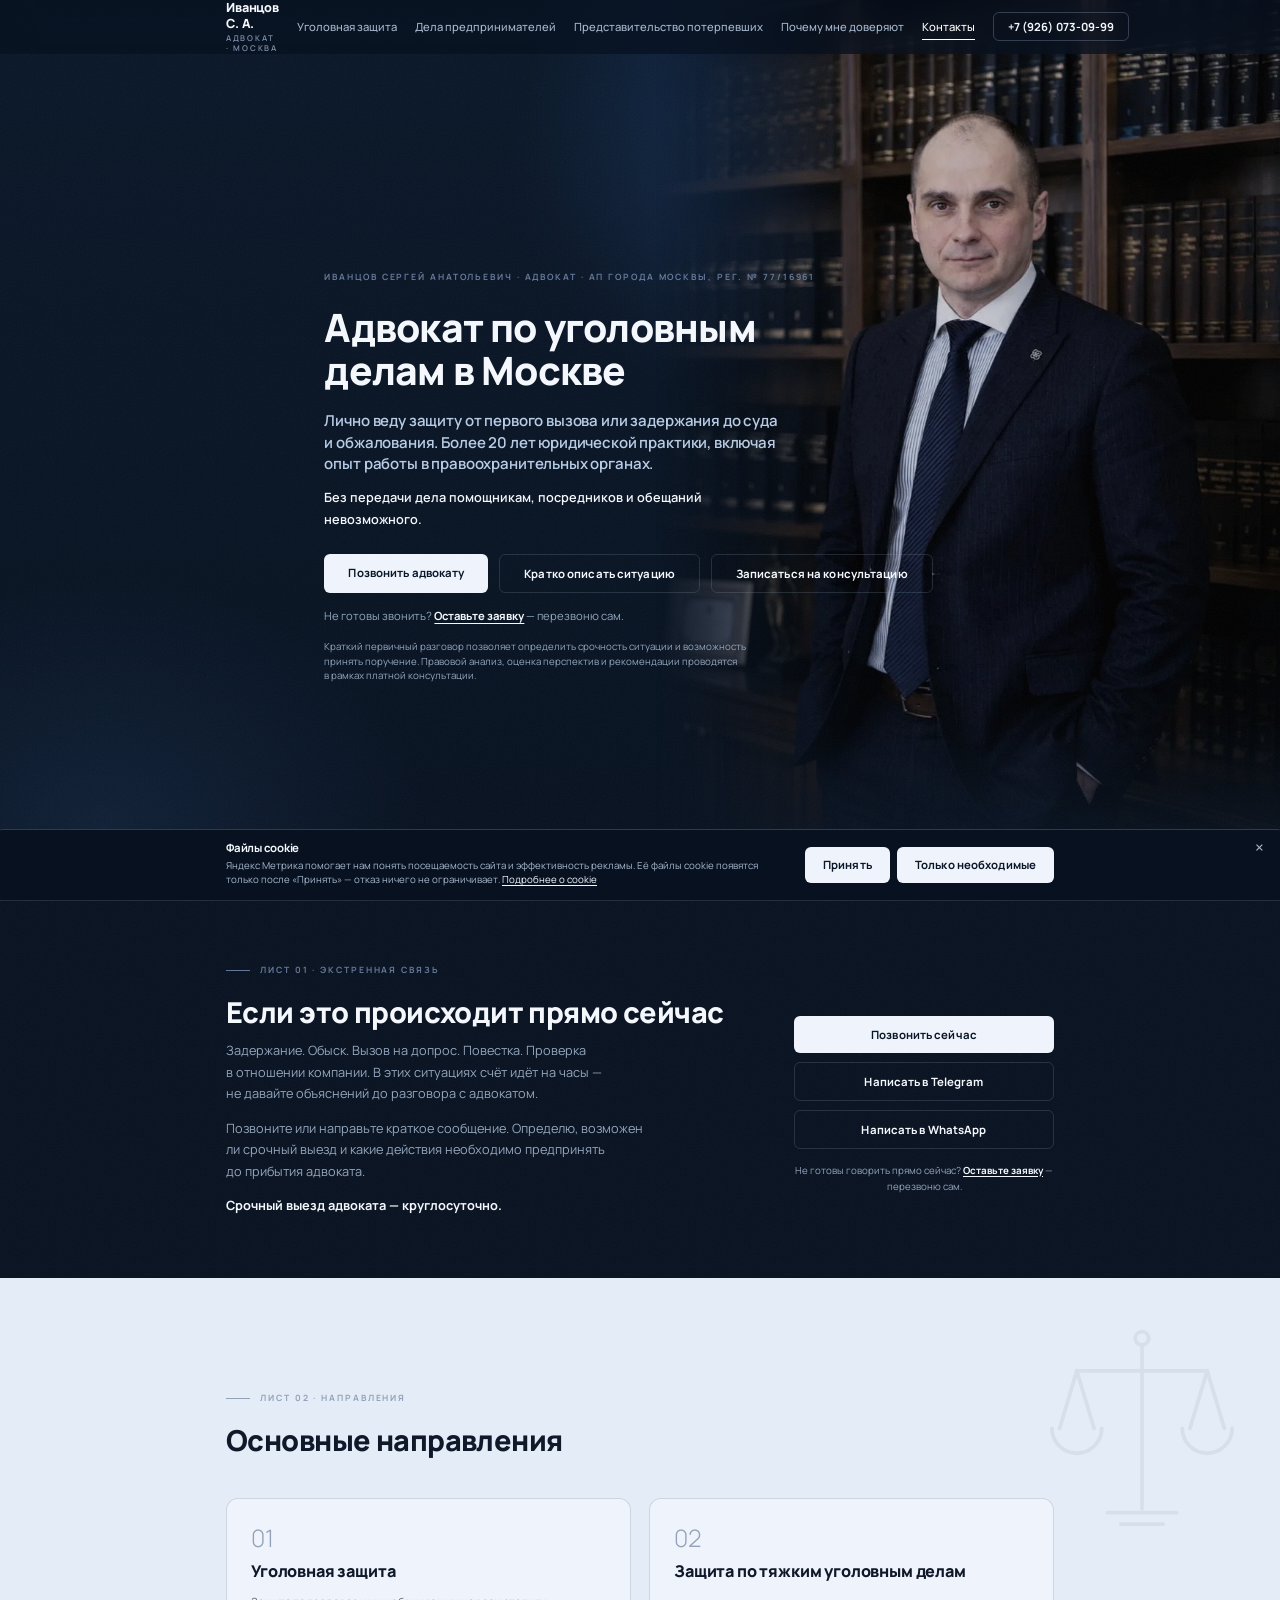
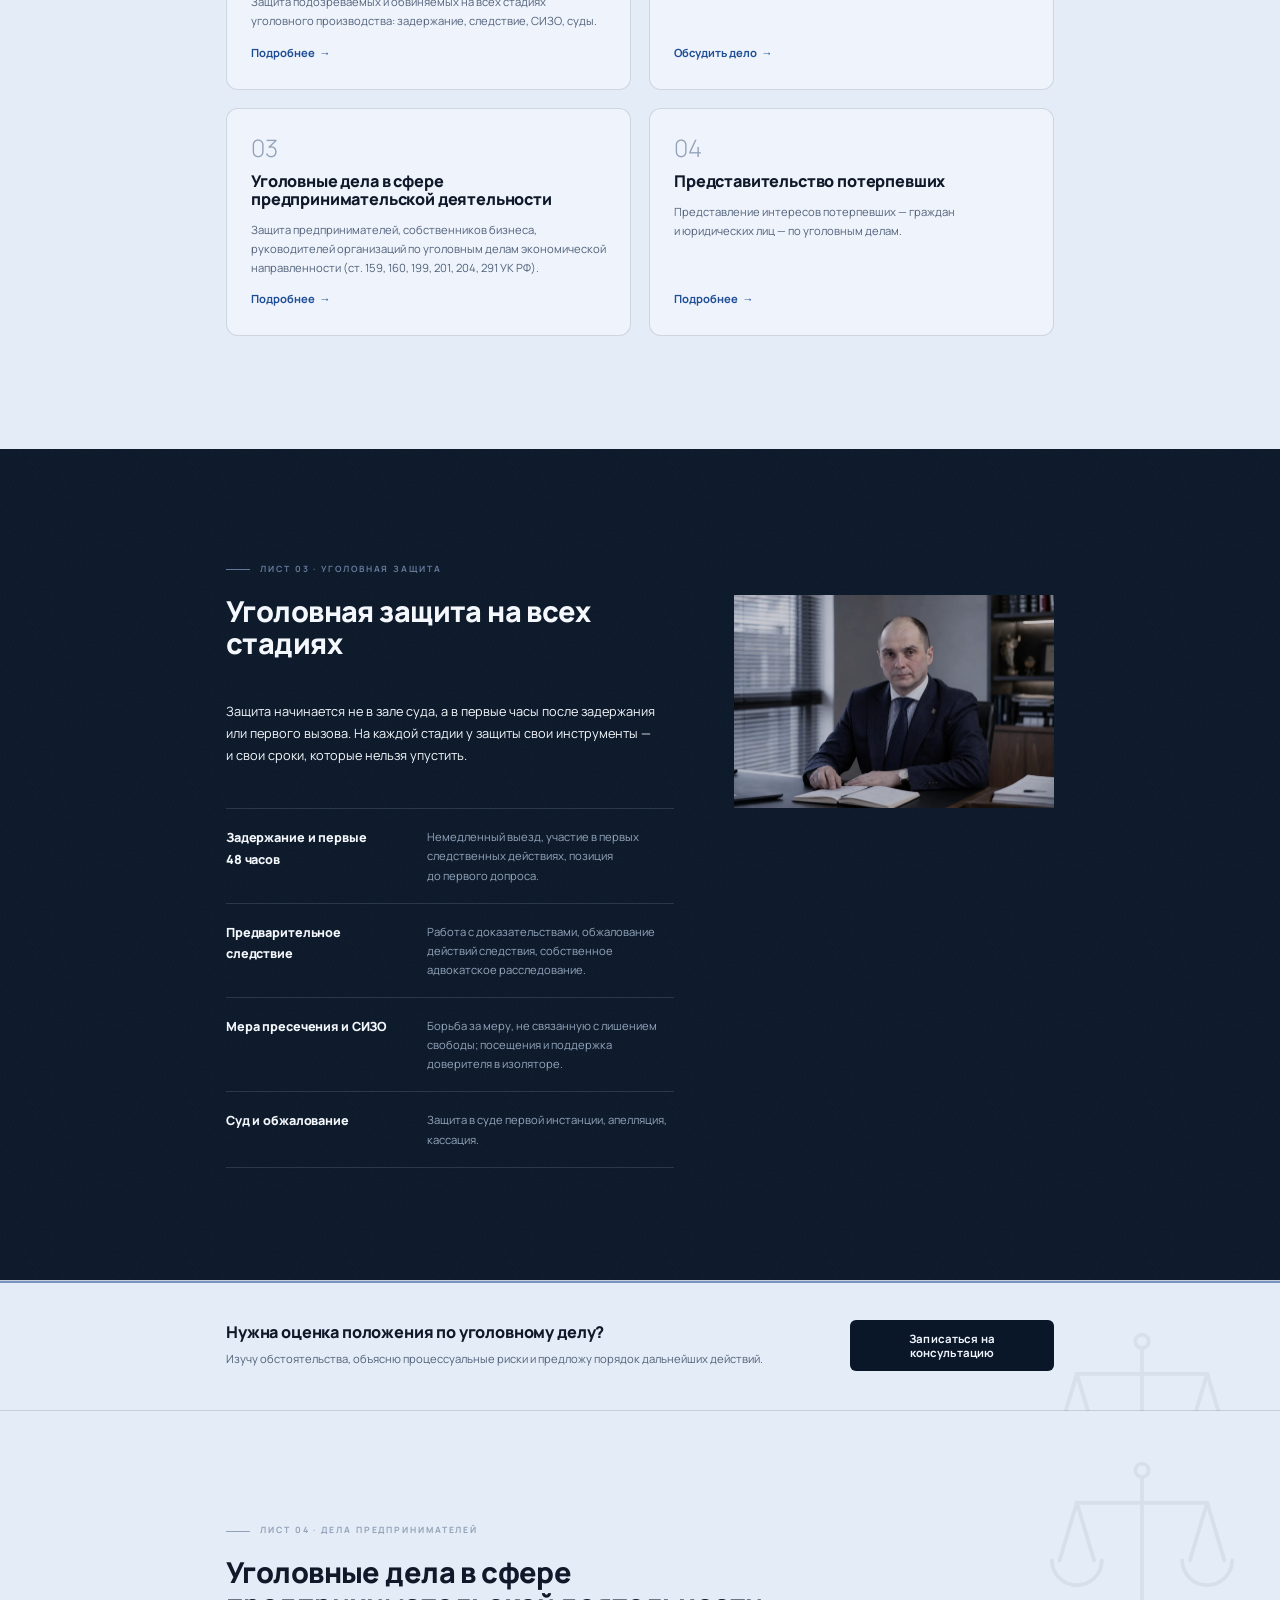
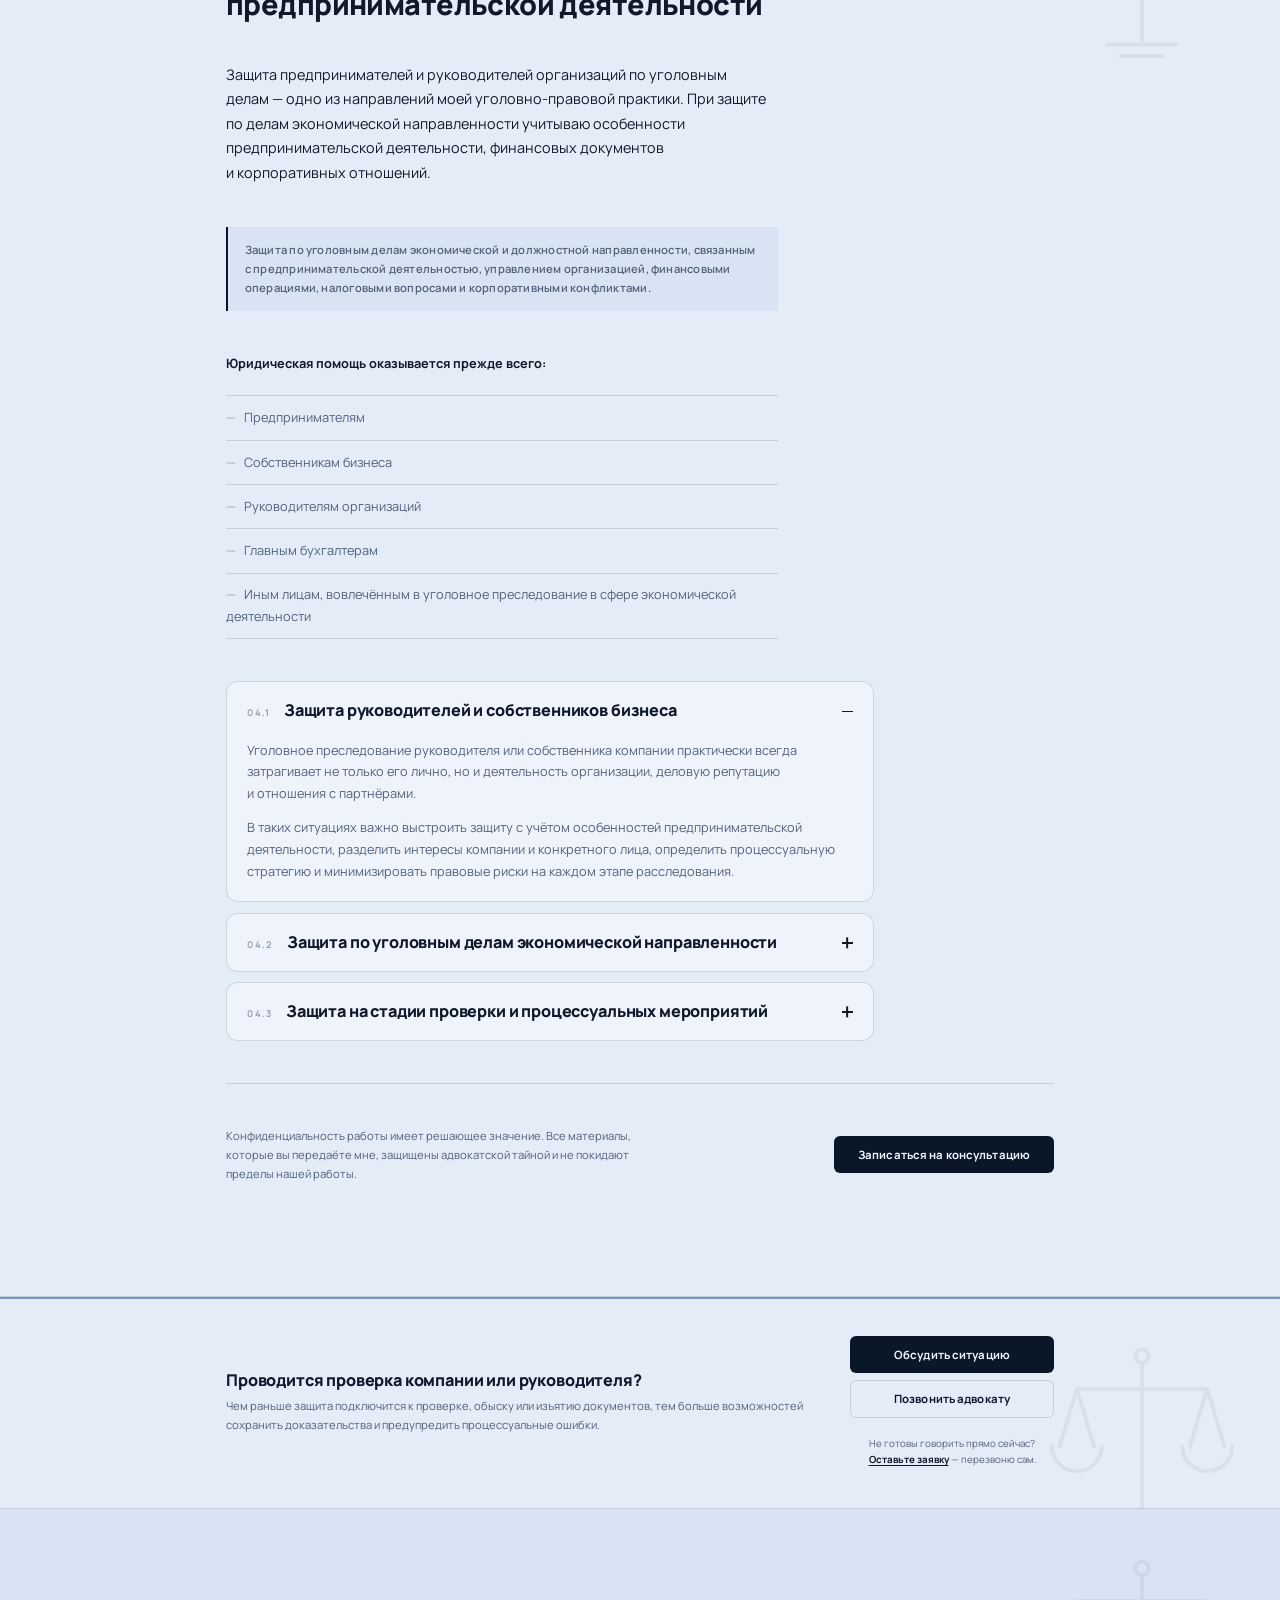
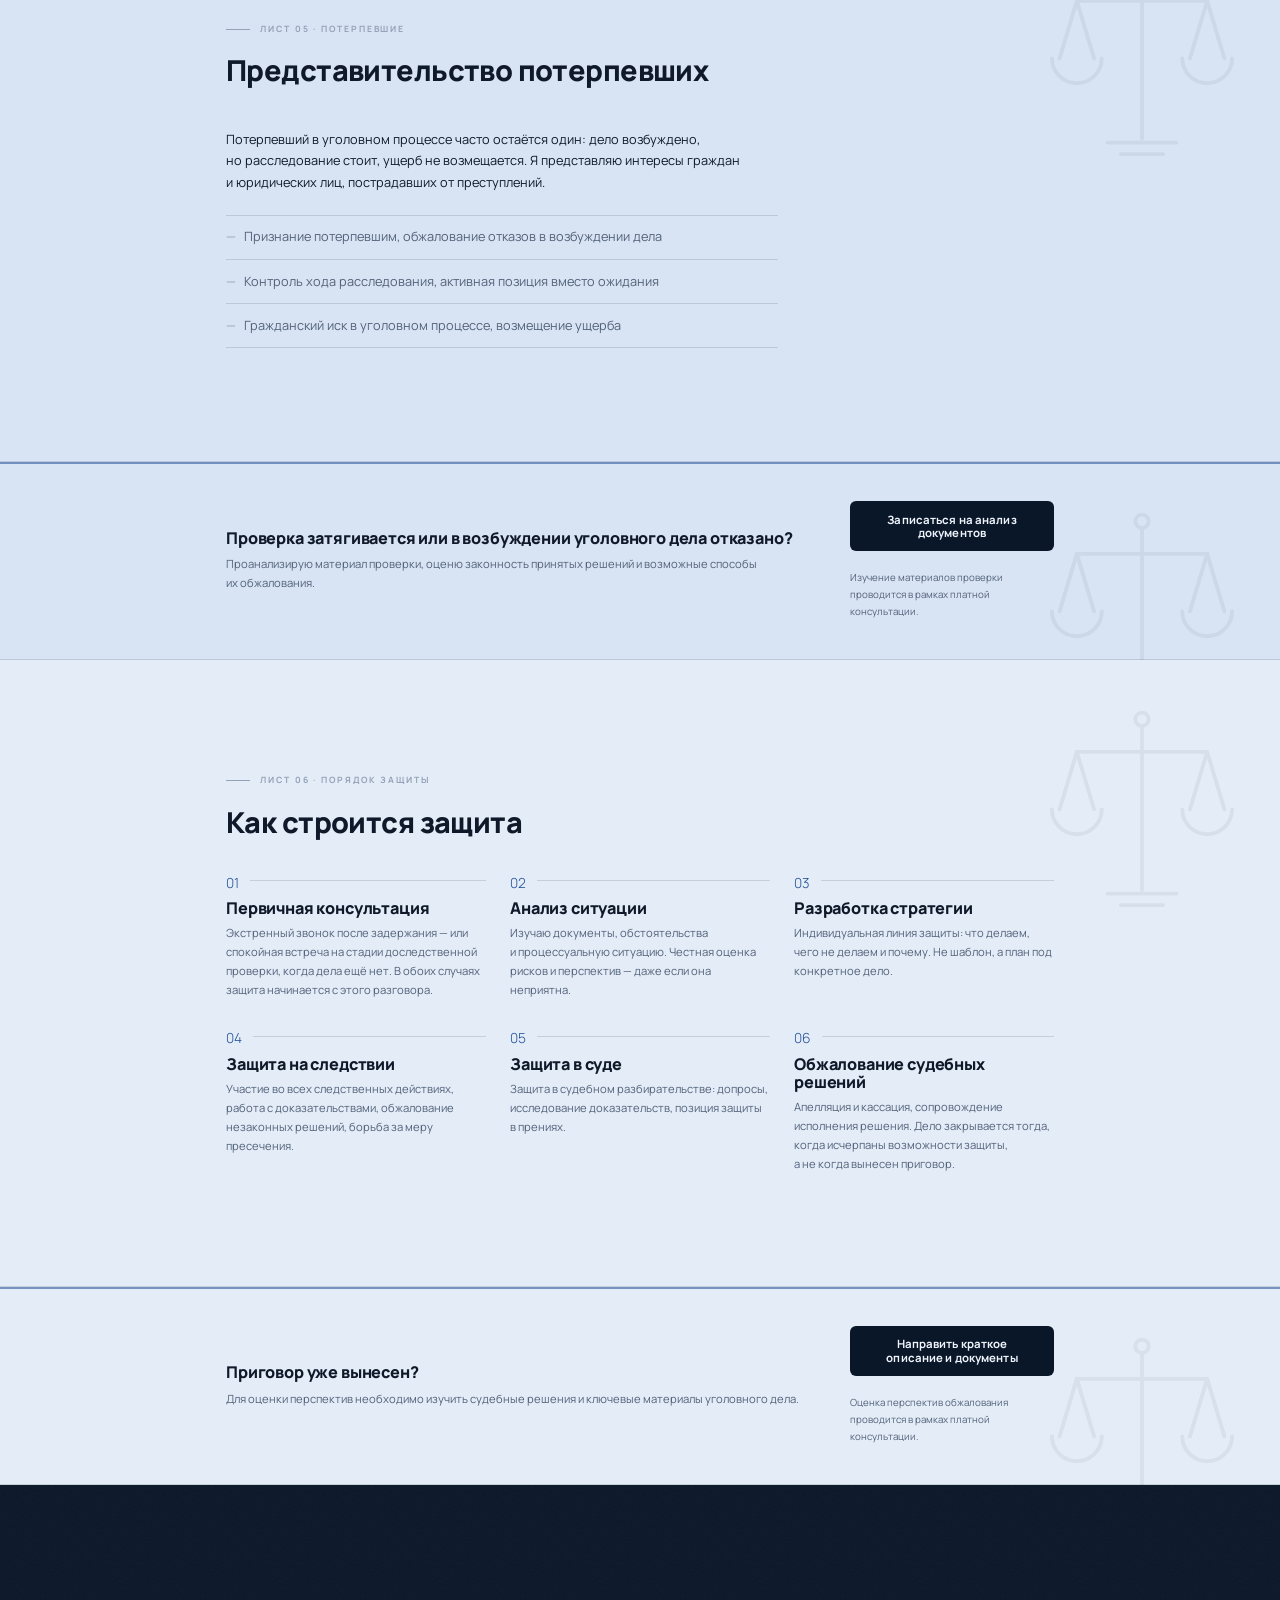
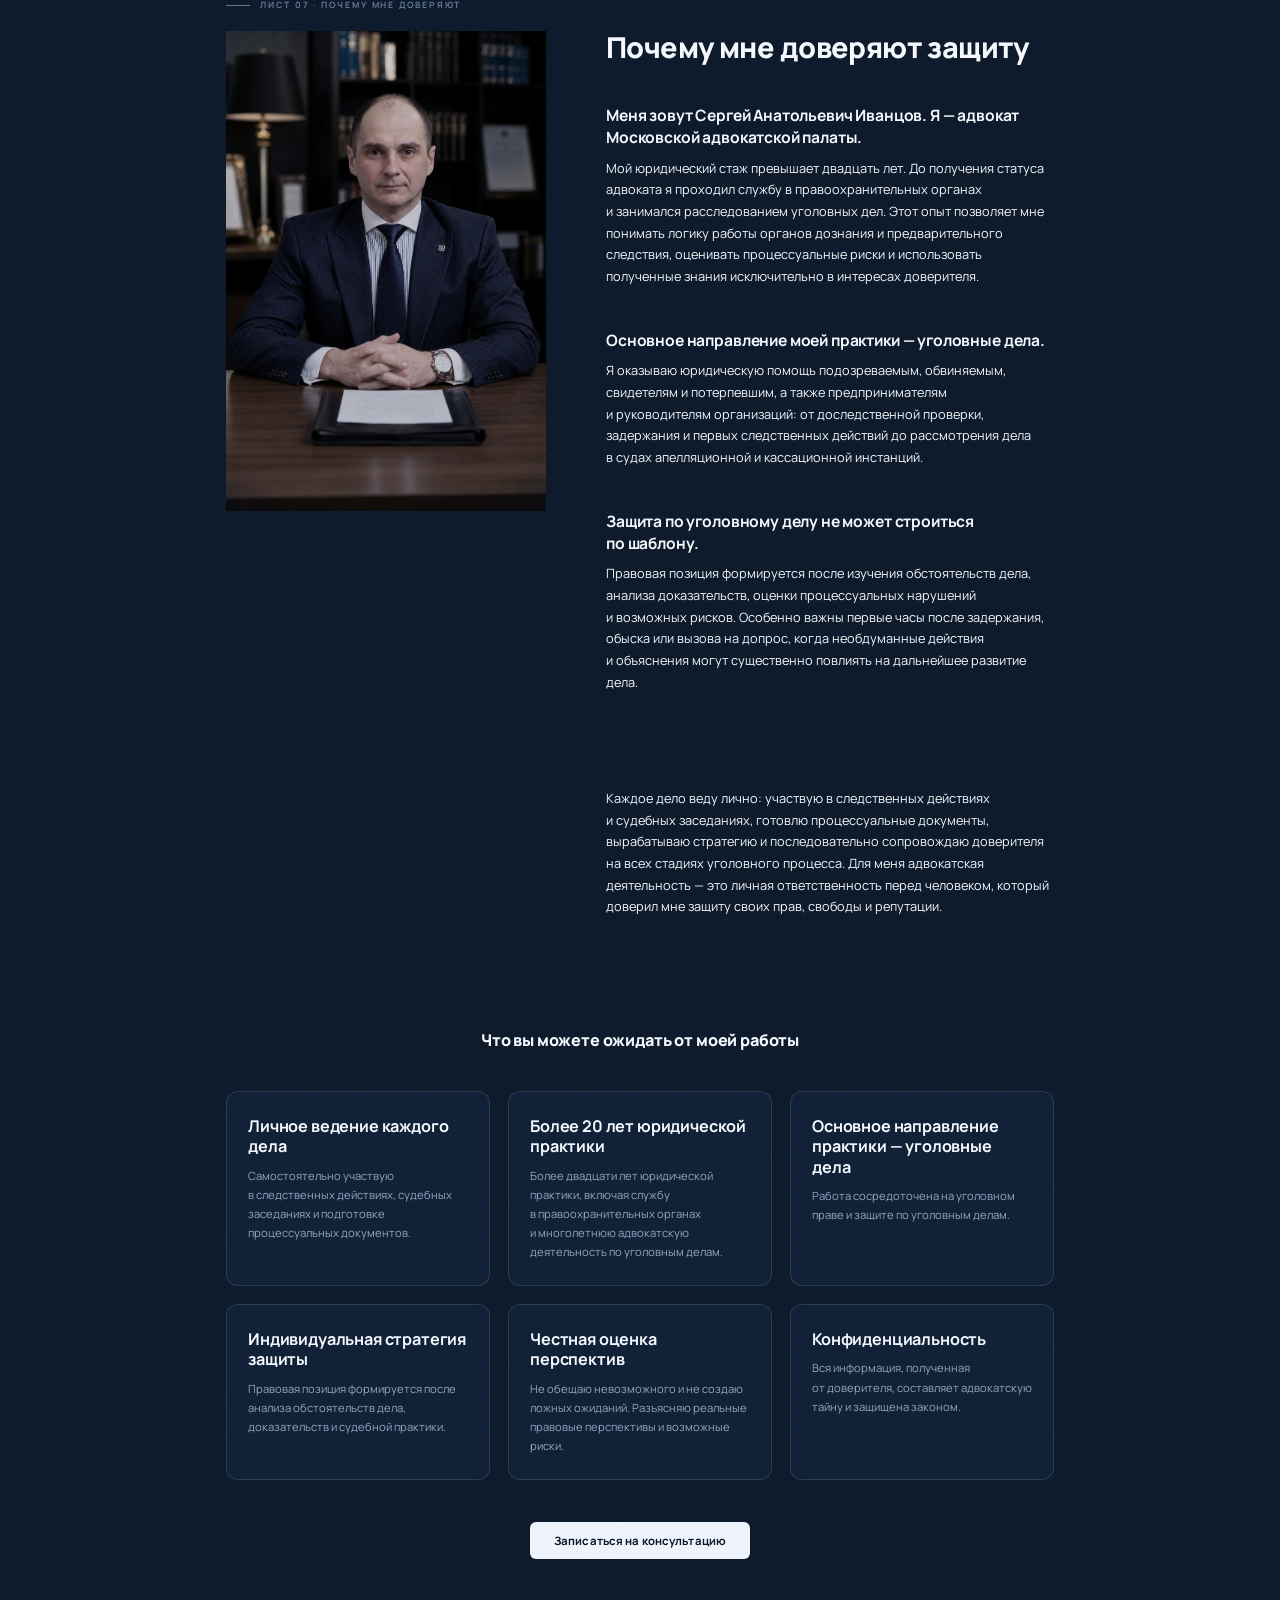
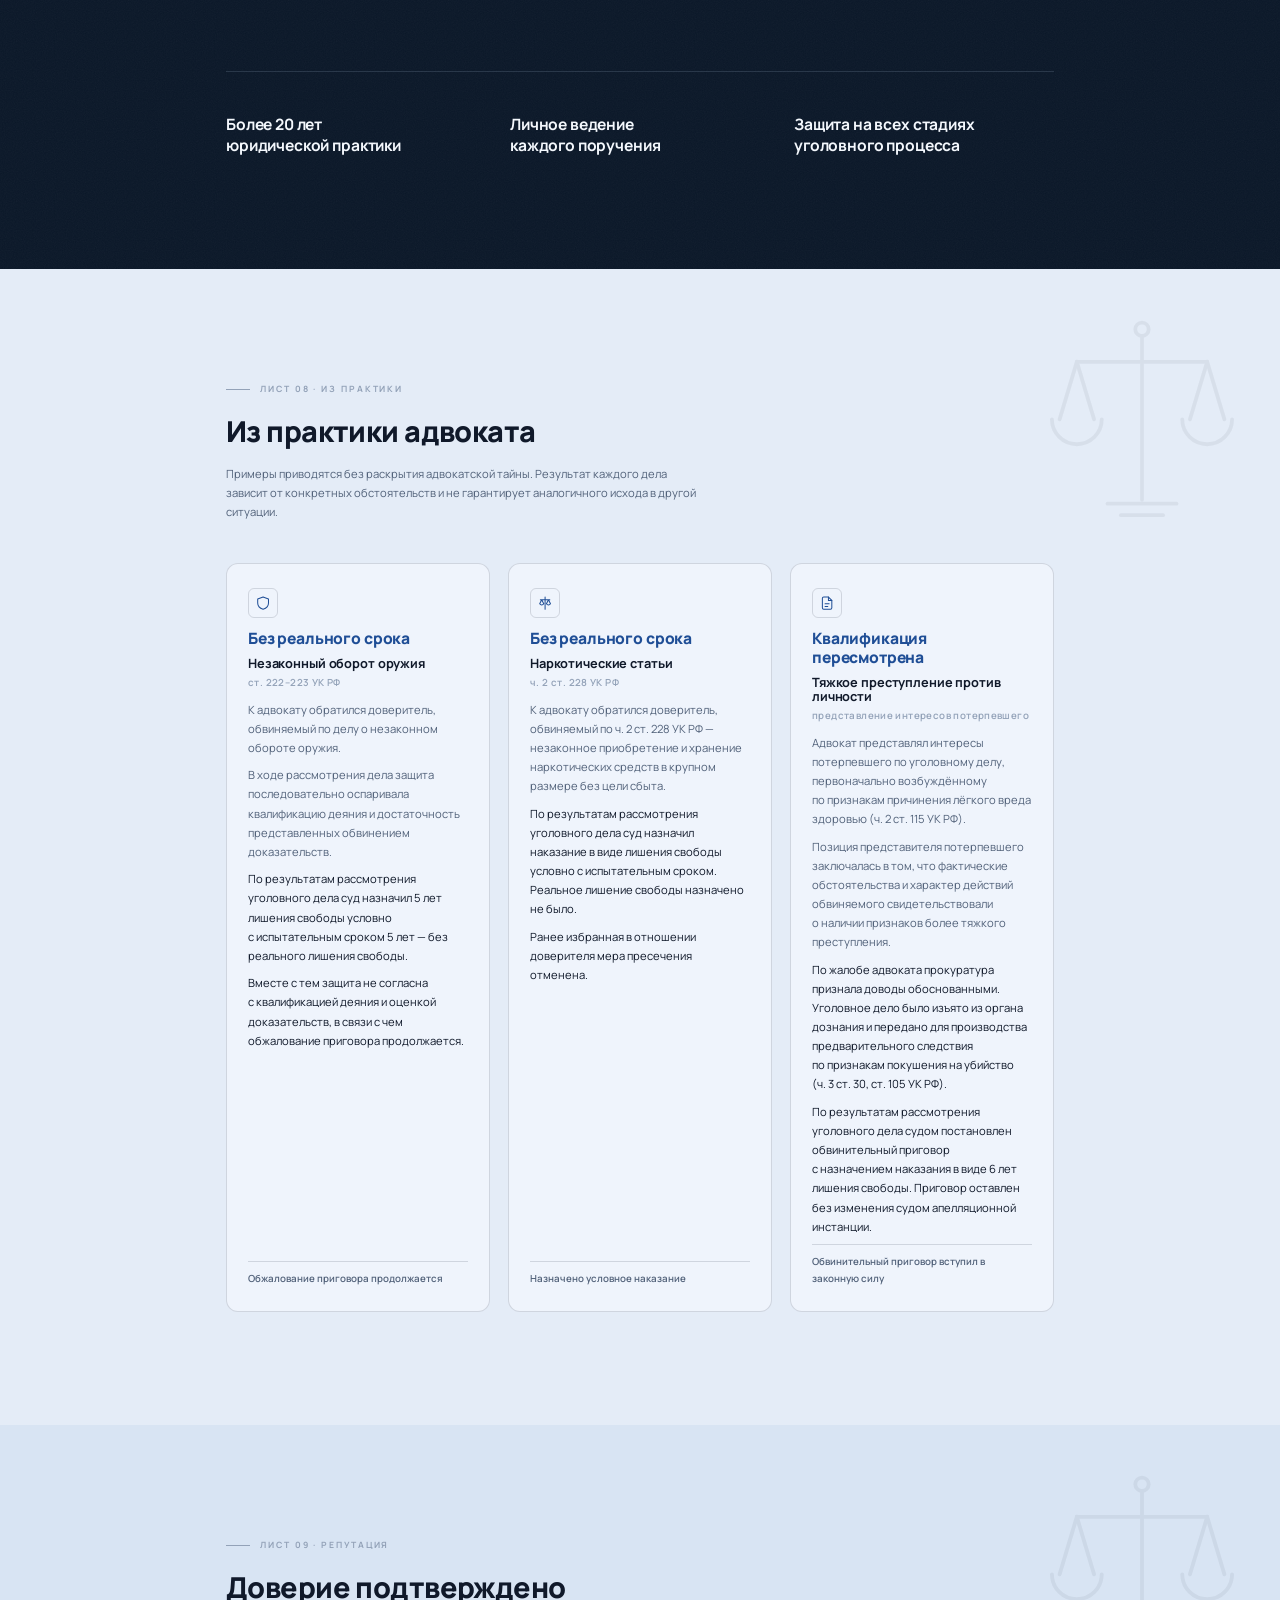
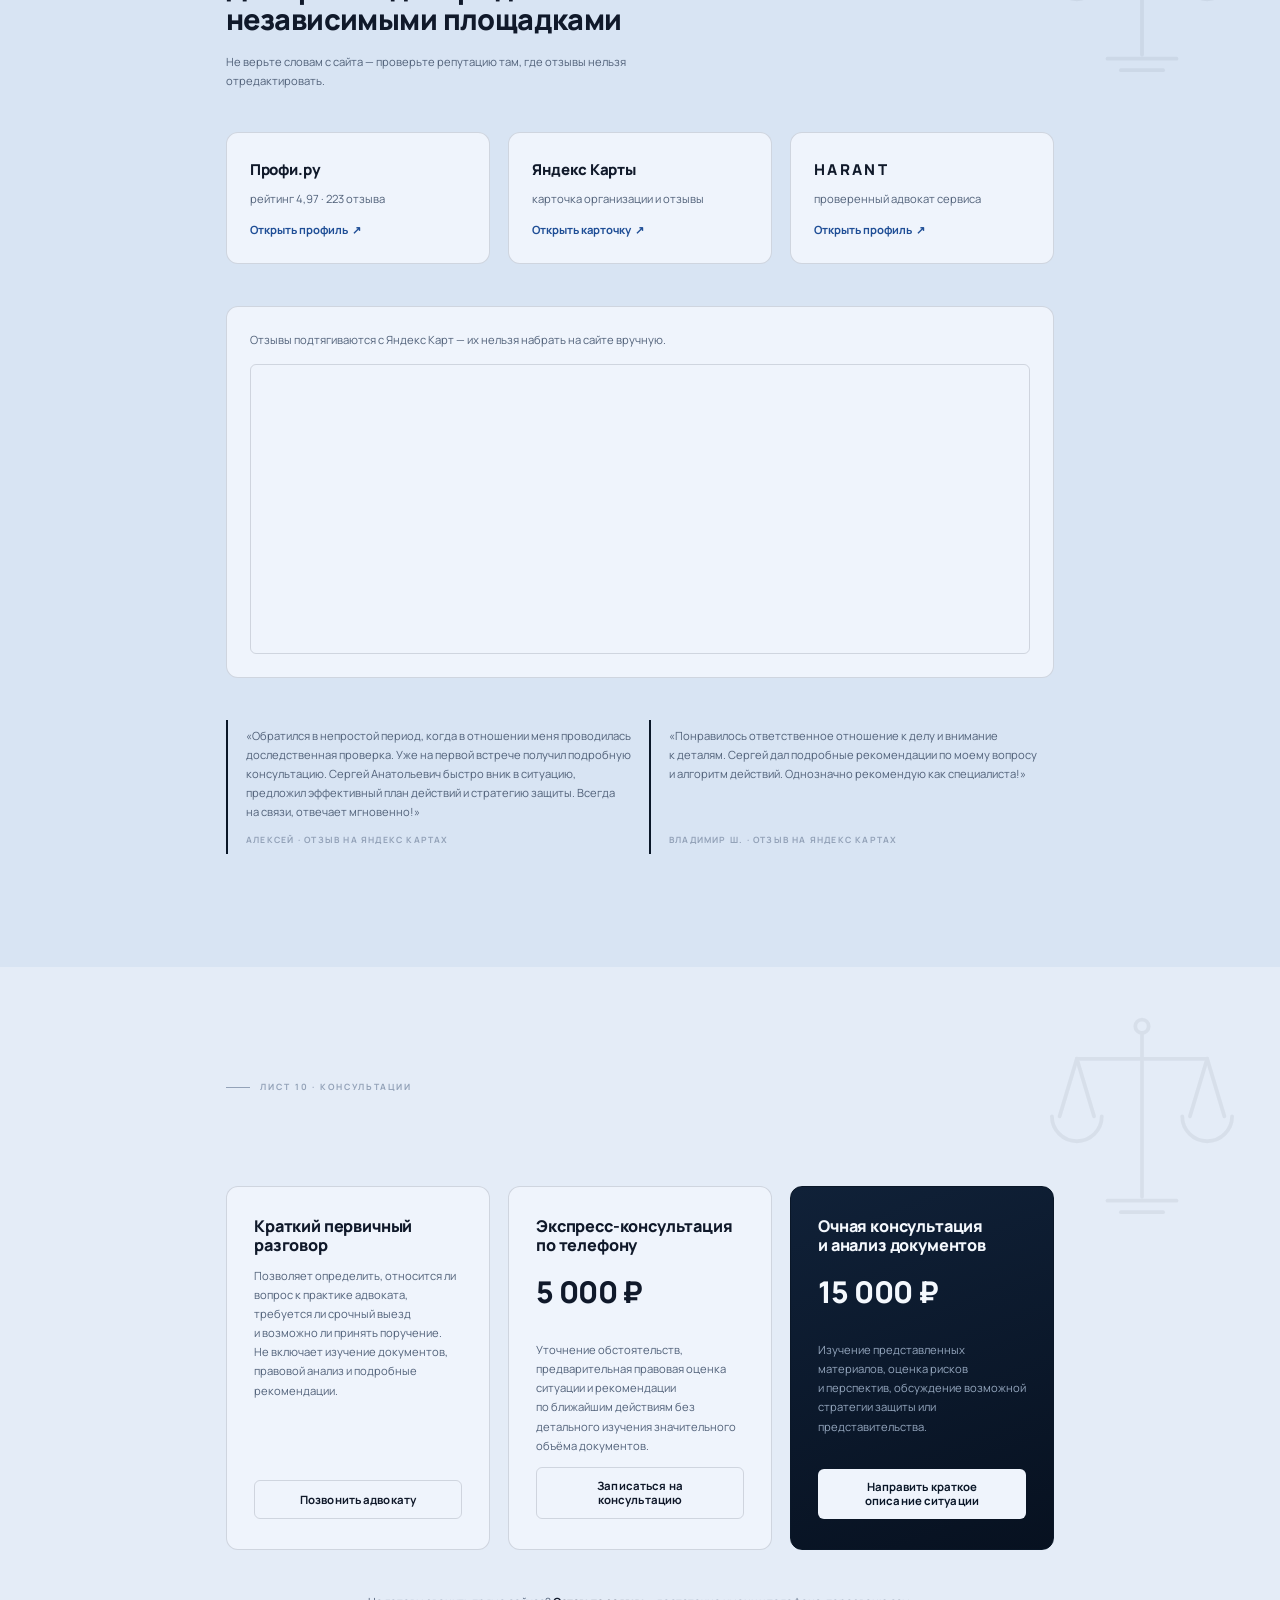
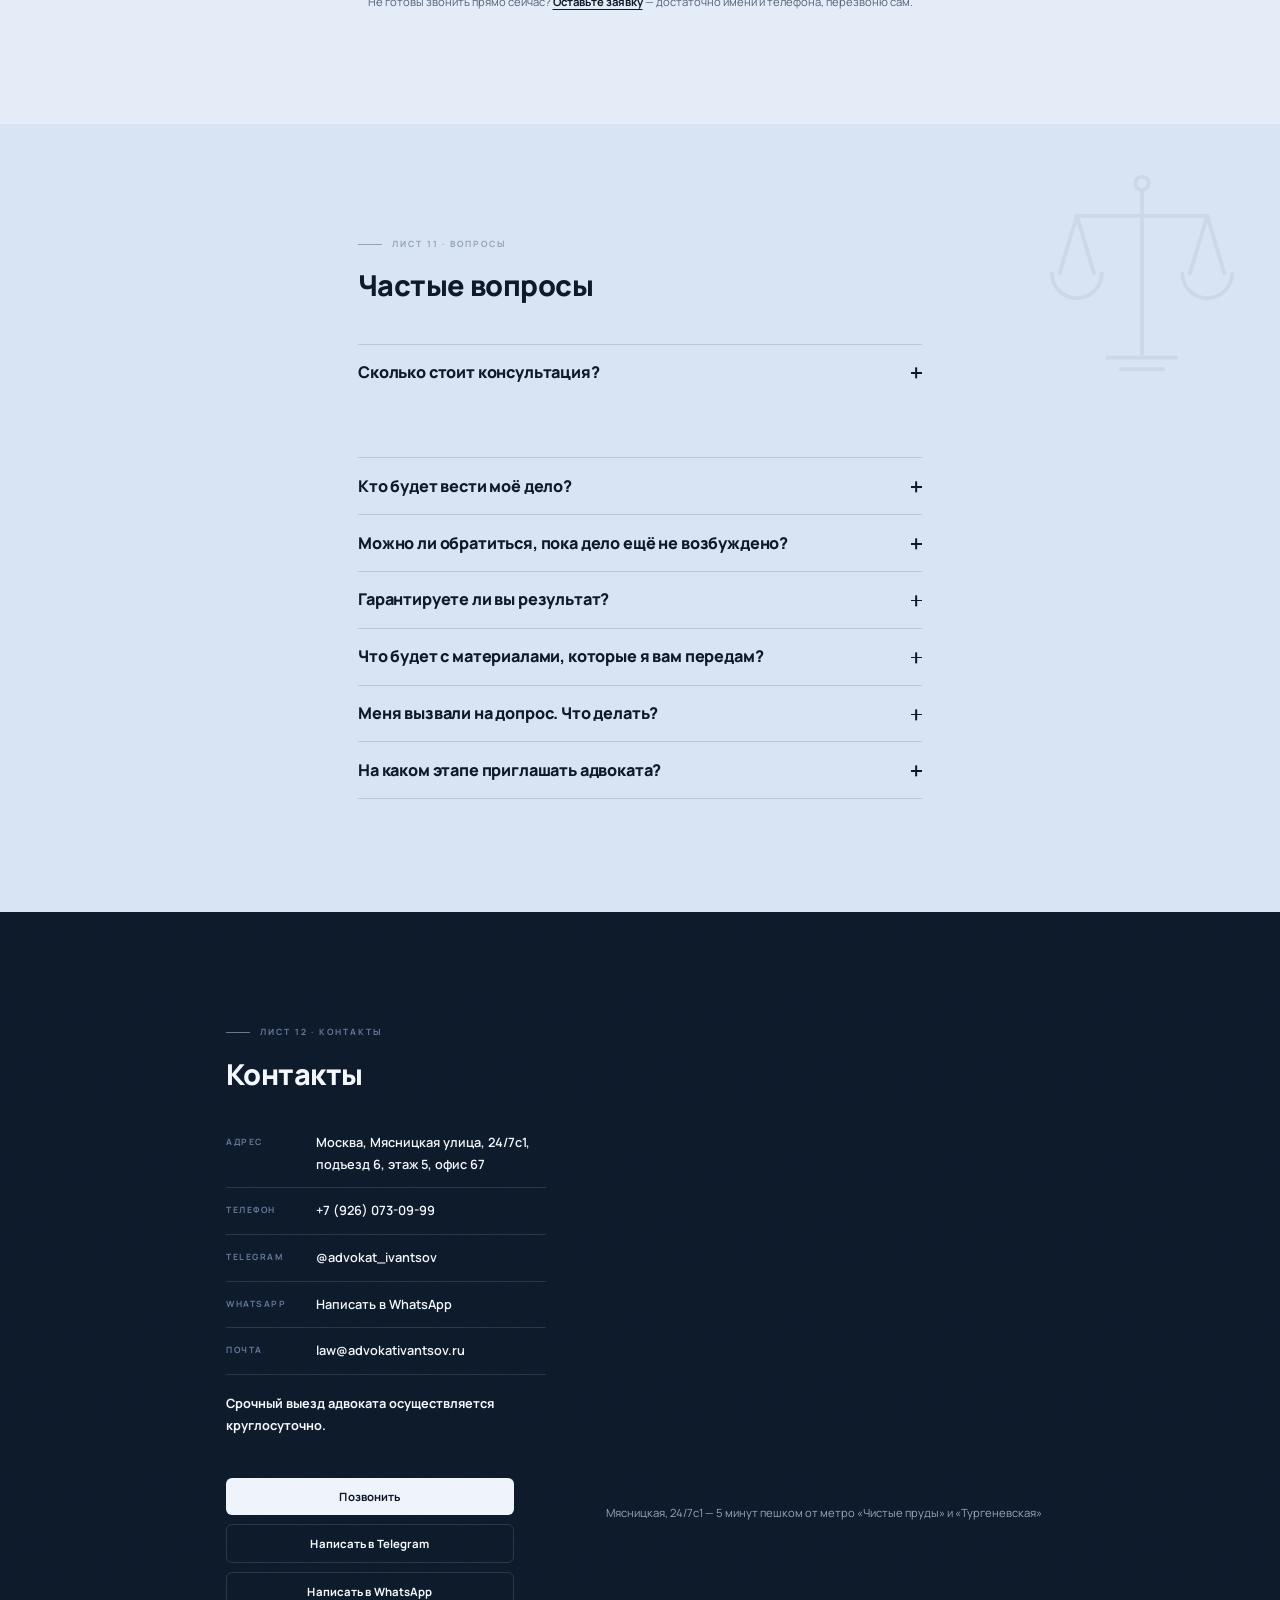
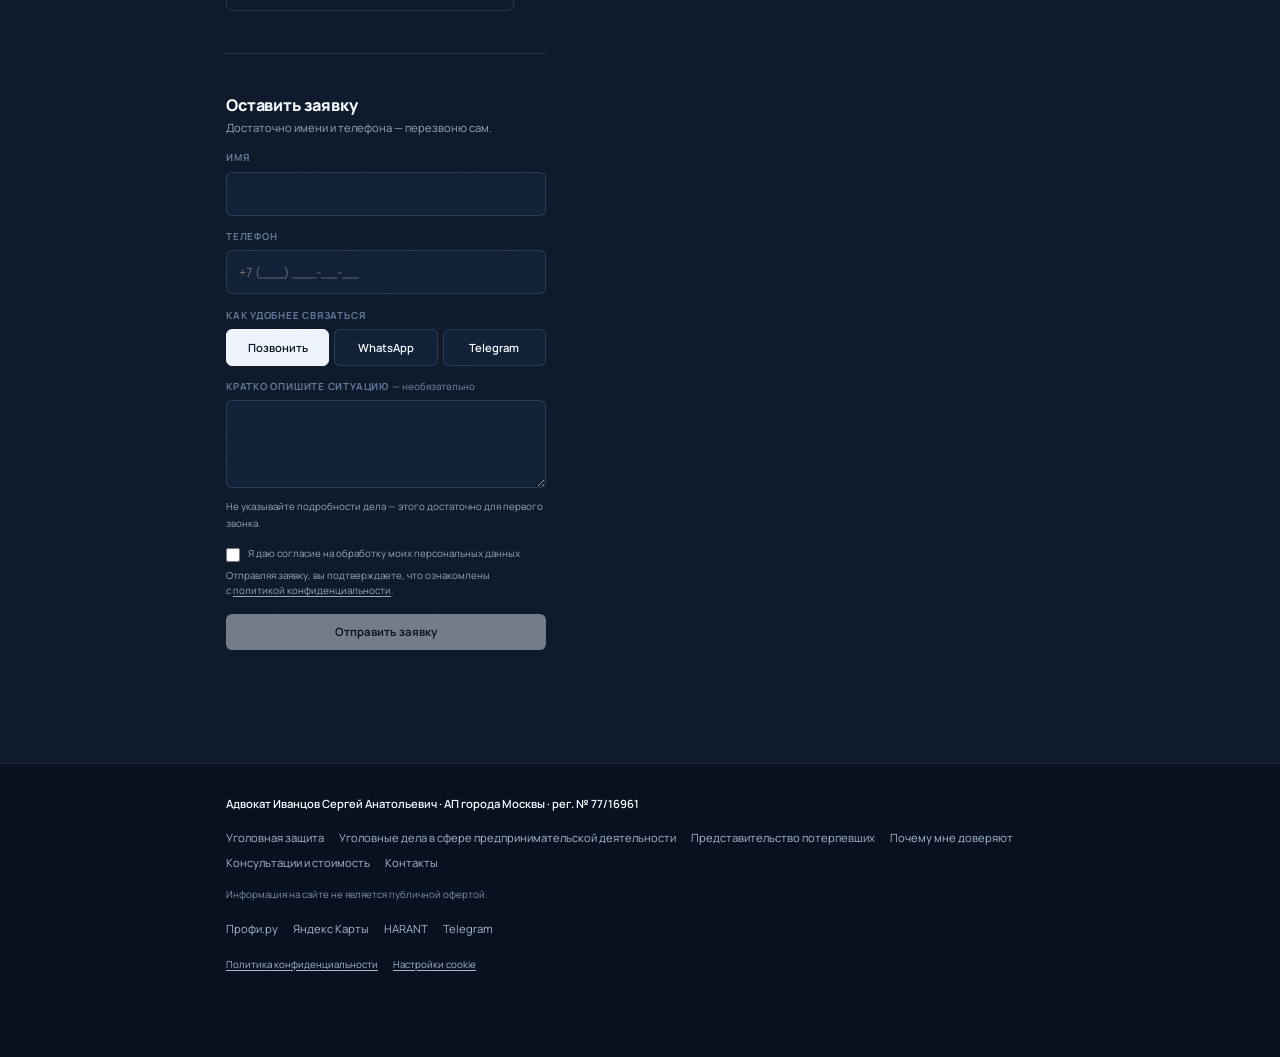
<file: index.html>
<!DOCTYPE html>
<html lang="ru">
<head>
  <meta charset="UTF-8">
  <meta name="viewport" content="width=device-width, initial-scale=1, viewport-fit=cover">

  <!-- Safari на iPhone сам превращает похожие на телефон числа в ссылки
       на звонок — из-за этого регистрационный номер адвоката «77/16961»
       и номер офиса в адресе становились кликабельными. Автоопределение
       отключено: все настоящие телефоны заданы явными ссылками tel:. -->
  <meta name="format-detection" content="telephone=no">

  <!-- ===== SEO ===== -->
  <meta name="robots" content="noindex, nofollow">
  <title>Адвокат по уголовным делам в Москве — Иванцов Сергей Анатольевич</title>
  <meta name="description" content="Адвокат по уголовным делам Сергей Иванцов, АП города Москвы, рег. № 77/16961. Защита подозреваемых, обвиняемых, потерпевших и предпринимателей на всех стадиях уголовного процесса. Более 20 лет юридической практики. Москва, круглосуточно.">

  <link rel="canonical" href="https://advokativantsov.ru/">

  <!-- Open Graph. Пути к картинке только абсолютные: мессенджеры и
       соцсети забирают её со своих серверов и относительный путь
       превращается в битую ссылку. Ширина и высота указаны настоящие,
       снятые из самого файла, — расхождение с реальными размерами
       заставляет часть сервисов перекачивать картинку заново. -->
  <meta property="og:type" content="website">
  <meta property="og:url" content="https://advokativantsov.ru/">
  <meta property="og:locale" content="ru_RU">
  <meta property="og:site_name" content="Адвокат Иванцов Сергей Анатольевич">
  <meta property="og:title" content="Адвокат по уголовным делам в Москве — Иванцов Сергей Анатольевич">
  <meta property="og:description" content="Защита подозреваемых, обвиняемых, потерпевших и предпринимателей на всех стадиях уголовного процесса. Более 20 лет юридической практики, опыт службы в правоохранительных органах.">
  <meta property="og:image" content="https://advokativantsov.ru/assets/img/og-cover.jpg">
  <meta property="og:image:secure_url" content="https://advokativantsov.ru/assets/img/og-cover.jpg">
  <meta property="og:image:type" content="image/jpeg">
  <meta property="og:image:width" content="1610">
  <meta property="og:image:height" content="977">
  <meta property="og:image:alt" content="Адвокат по уголовным делам Иванцов Сергей Анатольевич, Москва">

  <!-- Twitter -->
  <meta name="twitter:card" content="summary_large_image">
  <meta name="twitter:title" content="Адвокат по уголовным делам в Москве — Иванцов Сергей Анатольевич">
  <meta name="twitter:description" content="Защита на всех стадиях уголовного процесса. Более 20 лет юридической практики. Москва, круглосуточно.">
  <meta name="twitter:image" content="https://advokativantsov.ru/assets/img/og-cover.jpg">
  <meta name="twitter:image:alt" content="Адвокат по уголовным делам Иванцов Сергей Анатольевич, Москва">

  <!-- Favicon -->
  <link rel="icon" href="favicon.ico" sizes="32x32">
  <link rel="icon" type="image/svg+xml" href="assets/img/favicon.svg">

  <!-- Шрифт: Manrope (переменный, полная кириллица) — один на всю страницу.
       Файлы лежат локально в assets/fonts/, @font-face — в начале style.css.
       Внешнего CDN нет: сайт не зависит от доступности Google Fonts. -->
  <link rel="preload" href="assets/fonts/manrope-cyrillic.woff2" as="font" type="font/woff2" crossorigin>

  <!-- Параметр v= менять при обновлении файлов — сбрасывает кэш браузера -->
  <link rel="stylesheet" href="css/style.min.css?v=64">
  <script src="js/main.min.js?v=64" defer></script>

  <!-- ===== Schema.org: Attorney ===== -->
  <script type="application/ld+json">
  {
    "@context": "https://schema.org",
    "@type": "Attorney",
    "name": "Адвокат Иванцов Сергей Анатольевич",
    "description": "Адвокат по уголовным делам. Защита на всех стадиях уголовного процесса. Более 20 лет юридической практики. Адвокатская палата города Москвы, рег. № 77/16961.",
    "telephone": "+79260730999",
    "email": "law@advokativantsov.ru",
    "address": {
      "@type": "PostalAddress",
      "addressLocality": "Москва",
      "streetAddress": "Мясницкая улица, 24/7с1, подъезд 6, этаж 5, офис 67",
      "addressCountry": "RU"
    },
    "areaServed": "Москва",
    "founder": {
      "@type": "Person",
      "name": "Иванцов Сергей Анатольевич",
      "jobTitle": "Адвокат",
      "memberOf": {
        "@type": "Organization",
        "name": "Адвокатская палата города Москвы"
      }
    },
    "knowsAbout": [
      "Уголовная защита",
      "Защита по тяжким уголовным делам",
      "Уголовные дела в сфере предпринимательской деятельности",
      "Представительство потерпевших"
    ],
    "sameAs": [
      "https://profi.ru/profile/IvantsovSA4",
      "https://yandex.ru/maps/org/advokat_ivantsov_s_a_/156938785011",
      "https://harant.ru/lawyers/moskva/ivanczov-sergej-anatolevich/",
      "https://t.me/advokat_ivantsov"
    ]
  }
  </script>

  <!-- ===== Schema.org: FAQPage (соответствует секции «Вопросы») ===== -->
  <script type="application/ld+json">
  {
    "@context": "https://schema.org",
    "@type": "FAQPage",
    "mainEntity": [
      {
        "@type": "Question",
        "name": "Сколько стоит консультация?",
        "acceptedAnswer": {
          "@type": "Answer",
          "text": "Экспресс-консультация по телефону — 5 000 ₽. Очная консультация с анализом документов в офисе на Мясницкой — 15 000 ₽. Краткий первичный разговор по телефону, чтобы определить срочность ситуации, отдельно не оплачивается."
        }
      },
      {
        "@type": "Question",
        "name": "Выезжаете ли вы срочно — ночью, в выходные?",
        "acceptedAnswer": {
          "@type": "Answer",
          "text": "Да. Срочный выезд адвоката осуществляется круглосуточно: при задержании, обыске или ином неотложном следственном действии звоните в любое время."
        }
      },
      {
        "@type": "Question",
        "name": "Кто будет вести моё дело?",
        "acceptedAnswer": {
          "@type": "Answer",
          "text": "Я не передаю дела помощникам. С доверителем работаю я лично — от первого разговора до решения суда."
        }
      },
      {
        "@type": "Question",
        "name": "Можно ли обратиться, пока уголовное дело ещё не возбуждено?",
        "acceptedAnswer": {
          "@type": "Answer",
          "text": "Не только можно — нужно. Доследственная проверка это стадия, на которой у защиты больше всего возможностей. Чем раньше выстроена позиция, тем меньше шансов, что проверка перерастёт в дело."
        }
      },
      {
        "@type": "Question",
        "name": "Гарантируете ли вы результат?",
        "acceptedAnswer": {
          "@type": "Answer",
          "text": "Нет — и ни один добросовестный адвокат не гарантирует. Каждое дело я начинаю с честной оценки: называю реальные риски и перспективы, даже если они неприятны. Там, где есть возможность выстроить сильную защиту, я использую её до конца."
        }
      },
      {
        "@type": "Question",
        "name": "Что будет с материалами, которые я вам передам?",
        "acceptedAnswer": {
          "@type": "Answer",
          "text": "Все переданные материалы защищены адвокатской тайной и не покидают пределы работы по делу. Это гарантия закона, а не обещание."
        }
      },
      {
        "@type": "Question",
        "name": "Меня вызвали на допрос. Что делать?",
        "acceptedAnswer": {
          "@type": "Answer",
          "text": "Не давайте объяснений и показаний до разговора с адвокатом. Сказанное на первом допросе закрепляется в протоколе и становится частью материалов дела, поэтому исправить неточную формулировку потом значительно сложнее. Позвоните до того, как пойдёте на допрос."
        }
      },
      {
        "@type": "Question",
        "name": "На каком этапе приглашать адвоката?",
        "acceptedAnswer": {
          "@type": "Answer",
          "text": "Чем раньше, тем лучше. Во многих случаях именно первые часы после задержания, обыска, допроса или начала процессуальной проверки становятся определяющими. Своевременное участие адвоката позволяет обеспечить соблюдение процессуальных прав, избежать ошибок и вовремя сформировать правовую позицию."
        }
      }
    ]
  }
  </script>
</head>

<body>
<a class="skip-link" href="#services">Перейти к содержанию</a>

<!-- ============================= ШАПКА ============================= -->
<header class="header" id="header">
  <div class="container header__inner">
    <a class="header__brand" href="#top">
      <span class="header__brand-name">Иванцов С.&nbsp;А.</span>
      <span class="header__brand-role">адвокат · Москва</span>
    </a>

    <nav class="nav" id="nav" aria-label="Разделы страницы">
      <a class="nav__link" href="#criminal">Уголовная защита</a>
      <a class="nav__link" href="#business">Дела предпринимателей</a>
      <a class="nav__link" href="#victim">Представительство потерпевших</a>
      <a class="nav__link" href="#about">Почему мне доверяют</a>
      <a class="nav__link" href="#contacts">Контакты</a>
    </nav>

    <a class="btn btn--ghost header__phone" href="tel:+79260730999" data-site="phone-link" data-goal="phone_header"><span data-site="phone-text">+7 (926) 073-09-99</span></a>

    <button class="burger" id="burger" type="button" aria-expanded="false" aria-controls="nav" aria-label="Открыть меню">
      <span class="burger__line"></span>
      <span class="burger__line"></span>
    </button>
  </div>
</header>

<main id="top">

  <!-- ============================= 1. ПЕРВЫЙ ЭКРАН ============================= -->
  <section class="hero theme-dark" aria-label="Адвокат Иванцов Сергей Анатольевич">
    <div class="hero__backdrop" aria-hidden="true"></div>

    <!-- Кадр в библиотеке — целиком, без вырезки. Фото приведено к холодной
         гамме сайта, левый край растворяется маской, низ уходит в секцию.
         Слои разделены намеренно: figure — проявление, parallax — скролл,
         img — медленный дрейф. Так анимации не конфликтуют. -->
    <div class="hero__figure" aria-hidden="true">
      <div class="hero__parallax">
        <img class="hero__portrait" src="assets/img/hero-library.webp?v=1"
             alt="" width="852" height="1280" fetchpriority="high">
      </div>
    </div>

    <div class="container hero__content">
      <!-- Имя, статус адвоката и регистрационный номер обязаны оставаться
           на первом экране (ТЗ, п. 3.2) -->
      <p class="hero__case-label">Иванцов Сергей Анатольевич · адвокат · АП города Москвы, рег.&nbsp;№&nbsp;77/16961</p>

      <h1 class="hero__title">Адвокат по&nbsp;уголовным делам в&nbsp;Москве</h1>

      <p class="hero__subtitle">Лично веду защиту от&nbsp;первого вызова или задержания до&nbsp;суда и&nbsp;обжалования. Более 20&nbsp;лет юридической практики, включая опыт работы в&nbsp;правоохранительных органах.</p>

      <p class="hero__lead">Без передачи дела помощникам, посредников и&nbsp;обещаний невозможного.</p>

      <!-- Три действия первого экрана (ТЗ, п. 3.3): звонок, быстрое
           сообщение в мессенджер, переход к блоку консультаций -->
      <div class="hero__actions">
        <a class="btn btn--primary" href="tel:+79260730999" data-site="phone-link" data-goal="phone_hero">Позвонить адвокату</a>
        <a class="btn btn--ghost" href="https://t.me/advokat_ivantsov" target="_blank" rel="noopener" data-site="telegram-link" data-goal="telegram_hero">Кратко описать ситуацию</a>
        <a class="btn btn--ghost" href="#consultation" data-goal="consultation_button">Записаться на консультацию</a>
      </div>

      <p class="hero__alt">Не&nbsp;готовы звонить? <a href="#lead-form" data-goal="lead_hero">Оставьте заявку</a> — перезвоню сам.</p>

      <p class="hero__note">Краткий первичный разговор позволяет определить срочность ситуации и&nbsp;возможность принять поручение. Правовой анализ, оценка перспектив и&nbsp;рекомендации проводятся в&nbsp;рамках платной консультации.</p>
    </div>
  </section>

  <!-- ============================= 2. ЭКСТРЕННАЯ СИТУАЦИЯ ============================= -->
  <section class="section urgent theme-dark" id="urgent">
    <div class="container">
      <p class="sheet-label" data-reveal>лист 01 · экстренная связь</p>
      <div class="urgent__grid" data-reveal-group>
        <div class="urgent__text" data-reveal>
          <h2 class="section__title">Если это происходит прямо сейчас</h2>
          <p class="urgent__desc">Задержание. Обыск. Вызов на&nbsp;допрос. Повестка. Проверка в&nbsp;отношении компании. В&nbsp;этих ситуациях счёт идёт на&nbsp;часы — не&nbsp;давайте объяснений до&nbsp;разговора с&nbsp;адвокатом.</p>
          <!-- Текст CTA раздела 5 ТЗ сведён сюда: отдельный призыв сразу
               под этим блоком повторял бы его слово в слово. Смысл и все
               три канала связи сохранены, лишнего экрана нет. -->
          <p class="urgent__desc">Позвоните или направьте краткое сообщение. Определю, возможен ли срочный выезд и&nbsp;какие действия необходимо предпринять до&nbsp;прибытия адвоката.</p>
          <p class="urgent__note">Срочный выезд адвоката — круглосуточно.</p>
        </div>
        <div class="urgent__actions" data-reveal>
          <a class="btn btn--primary btn--wide" href="tel:+79260730999" data-site="phone-link" data-goal="phone_urgent">Позвонить сейчас</a>
          <a class="btn btn--ghost btn--wide" href="https://t.me/advokat_ivantsov" target="_blank" rel="noopener" data-site="telegram-link" data-goal="telegram_urgent">Написать в Telegram</a>
          <a class="btn btn--ghost btn--wide" href="https://wa.me/79260730999" target="_blank" rel="noopener" data-site="whatsapp-link" data-goal="whatsapp_urgent">Написать в WhatsApp</a>
          <p class="cta__alt">Не готовы говорить прямо сейчас? <a href="#lead-form" data-goal="lead_urgent">Оставьте заявку</a> — перезвоню сам.</p>
        </div>
      </div>
    </div>
  </section>

  <!-- ============================= 3. ОСНОВНЫЕ НАПРАВЛЕНИЯ — ЧЕТЫРЕ КАРТОЧКИ =============================
       Четыре направления заданы ТЗ (раздел 2). -->
  <section class="section theme-light" id="services">
    <div class="container">
      <p class="sheet-label" data-reveal>лист 02 · направления</p>
      <h2 class="section__title" data-reveal>Основные направления</h2>

      <div class="services" data-reveal-group>
        <a class="service" href="#criminal" data-reveal>
          <span class="service__num">01</span>
          <h3 class="service__title">Уголовная защита</h3>
          <p class="service__desc">Защита подозреваемых и&nbsp;обвиняемых на&nbsp;всех стадиях уголовного производства: задержание, следствие, СИЗО, суды.</p>
          <span class="service__more">Подробнее</span>
        </a>

        <!-- Направление задано ТЗ (п.2). Описания намеренно нет: сведений
             о том, по каким составам и на каких стадиях идёт эта работа,
             ни в ТЗ, ни на текущем сайте не было. Когда адвокат даст текст —
             добавить <p class="service__desc"> перед ссылкой. -->
        <a class="service" href="#contacts" data-reveal>
          <span class="service__num">02</span>
          <h3 class="service__title">Защита по&nbsp;тяжким уголовным делам</h3>
          <span class="service__more">Обсудить дело</span>
        </a>

        <a class="service" href="#business" data-reveal>
          <span class="service__num">03</span>
          <h3 class="service__title">Уголовные дела в&nbsp;сфере предпринимательской деятельности</h3>
          <p class="service__desc">Защита предпринимателей, собственников бизнеса, руководителей организаций по&nbsp;уголовным делам экономической направленности (ст.&nbsp;159, 160, 199, 201, 204, 291 УК&nbsp;РФ).</p>
          <span class="service__more">Подробнее</span>
        </a>

        <a class="service" href="#victim" data-reveal>
          <span class="service__num">04</span>
          <h3 class="service__title">Представительство потерпевших</h3>
          <p class="service__desc">Представление интересов потерпевших — граждан и&nbsp;юридических лиц — по&nbsp;уголовным делам.</p>
          <span class="service__more">Подробнее</span>
        </a>
      </div>
    </div>
  </section>

  <!-- ============================= 4. УГОЛОВНАЯ ЗАЩИТА ============================= -->
  <section class="section theme-dark" id="criminal">
    <div class="container">
      <p class="sheet-label" data-reveal>лист 03 · уголовная защита</p>
      <div class="split">
        <div class="split__text">
          <h2 class="section__title" data-reveal>Уголовная защита на&nbsp;всех стадиях</h2>
          <p data-reveal>Защита начинается не&nbsp;в&nbsp;зале суда, а&nbsp;в&nbsp;первые часы после задержания или первого вызова. На&nbsp;каждой стадии у&nbsp;защиты свои инструменты — и&nbsp;свои сроки, которые нельзя упустить.</p>

          <ul class="stage-list" role="list" data-reveal-group>
            <li class="stage" data-reveal>
              <span class="stage__name">Задержание и&nbsp;первые 48&nbsp;часов</span>
              <span class="stage__desc">Немедленный выезд, участие в&nbsp;первых следственных действиях, позиция до&nbsp;первого допроса.</span>
            </li>
            <li class="stage" data-reveal>
              <span class="stage__name">Предварительное следствие</span>
              <span class="stage__desc">Работа с&nbsp;доказательствами, обжалование действий следствия, собственное адвокатское расследование.</span>
            </li>
            <li class="stage" data-reveal>
              <span class="stage__name">Мера пресечения и&nbsp;СИЗО</span>
              <span class="stage__desc">Борьба за&nbsp;меру, не&nbsp;связанную с&nbsp;лишением свободы; посещения и&nbsp;поддержка доверителя в&nbsp;изоляторе.</span>
            </li>
            <li class="stage" data-reveal>
              <span class="stage__name">Суд и&nbsp;обжалование</span>
              <span class="stage__desc">Защита в&nbsp;суде первой инстанции, апелляция, кассация.</span>
            </li>
          </ul>
        </div>

        <!-- Кадр за рабочим столом. Без рамок: край растворён маской.
             Фото приведено к холодной гамме сайта -->
        <figure class="split__media" data-reveal>
          <img class="dissolve-img" src="assets/img/criminal-desk.webp?v=1"
               alt="Адвокат Сергей Иванцов за рабочим столом в кабинете" width="1280" height="853" loading="lazy">
        </figure>
      </div>
    </div>
  </section>

  <!-- CTA после блока общей уголовной защиты (ТЗ, раздел 5) -->
  <aside class="cta theme-paper" aria-label="Записаться на оценку положения по делу">
    <div class="container cta__inner" data-reveal>
      <div class="cta__text">
        <p class="cta__title">Нужна оценка положения по&nbsp;уголовному делу?</p>
        <p class="cta__desc">Изучу обстоятельства, объясню процессуальные риски и&nbsp;предложу порядок дальнейших действий.</p>
      </div>
      <div class="cta__actions">
        <a class="btn btn--primary" href="#consultation" data-goal="consultation_cta">Записаться на консультацию</a>
      </div>
    </div>
  </aside>

  <!-- ============================= 5. ЭКОНОМИЧЕСКИЕ И ДОЛЖНОСТНЫЕ ПРЕСТУПЛЕНИЯ =============================
       ТЗ п.7: показывать как одно из направлений уголовной практики,
       без акцента на бизнес как основную специализацию. -->
  <section class="section theme-light" id="business">
    <div class="container">
      <p class="sheet-label" data-reveal>лист 04 · дела предпринимателей</p>
      <h2 class="section__title" data-reveal>Уголовные дела в&nbsp;сфере предпринимательской деятельности</h2>

      <div class="business__intro" data-reveal>
        <p>Защита предпринимателей и&nbsp;руководителей организаций по&nbsp;уголовным делам&nbsp;— одно из&nbsp;направлений моей уголовно-правовой практики. При защите по&nbsp;делам экономической направленности учитываю особенности предпринимательской деятельности, финансовых документов и&nbsp;корпоративных отношений.</p>
      </div>

      <p class="business__scope" data-reveal>Защита по&nbsp;уголовным делам экономической и&nbsp;должностной направленности, связанным с&nbsp;предпринимательской деятельностью, управлением организацией, финансовыми операциями, налоговыми вопросами и&nbsp;корпоративными конфликтами.</p>

      <div class="business__clients" data-reveal>
        <p class="business__clients-lead">Юридическая помощь оказывается прежде всего:</p>
        <ul class="check-list" role="list">
          <li>Предпринимателям</li>
          <li>Собственникам бизнеса</li>
          <li>Руководителям организаций</li>
          <li>Главным бухгалтерам</li>
          <li>Иным лицам, вовлечённым в&nbsp;уголовное преследование в&nbsp;сфере экономической деятельности</li>
        </ul>
      </div>

      <!-- Три подраздела — аккордеоны, чтобы секция не превращалась в стену текста -->
      <div class="accordion" data-reveal-group>
        <article class="acc" data-reveal>
          <h3 class="acc__heading">
            <button class="acc__head" type="button" aria-expanded="true" aria-controls="acc-panel-1" id="acc-head-1">
              <span class="acc__index">04.1</span>
              <span class="acc__title">Защита руководителей и&nbsp;собственников бизнеса</span>
              <span class="acc__marker" aria-hidden="true"></span>
            </button>
          </h3>
          <div class="acc__panel" id="acc-panel-1" role="region" aria-labelledby="acc-head-1">
            <div class="acc__body">
              <p>Уголовное преследование руководителя или собственника компании практически всегда затрагивает не&nbsp;только его лично, но&nbsp;и&nbsp;деятельность организации, деловую репутацию и&nbsp;отношения с&nbsp;партнёрами.</p>
              <p>В&nbsp;таких ситуациях важно выстроить защиту с&nbsp;учётом особенностей предпринимательской деятельности, разделить интересы компании и&nbsp;конкретного лица, определить процессуальную стратегию и&nbsp;минимизировать правовые риски на&nbsp;каждом этапе расследования.</p>
            </div>
          </div>
        </article>

        <article class="acc" data-reveal>
          <h3 class="acc__heading">
            <button class="acc__head" type="button" aria-expanded="false" aria-controls="acc-panel-2" id="acc-head-2">
              <span class="acc__index">04.2</span>
              <span class="acc__title">Защита по&nbsp;уголовным делам экономической направленности</span>
              <span class="acc__marker" aria-hidden="true"></span>
            </button>
          </h3>
          <div class="acc__panel" id="acc-panel-2" role="region" aria-labelledby="acc-head-2">
            <div class="acc__body">
              <p>Оказываю юридическую помощь по&nbsp;уголовным делам, связанным с&nbsp;предпринимательской деятельностью, финансовыми операциями, налоговыми вопросами, корпоративными конфликтами и&nbsp;иными экономическими преступлениями.</p>
              <p>При подготовке позиции защиты анализируются не&nbsp;только материалы уголовного дела, но&nbsp;и&nbsp;договорные отношения, бухгалтерские документы, финансовые операции и&nbsp;иные обстоятельства, имеющие значение для правильной правовой оценки ситуации.</p>
            </div>
          </div>
        </article>

        <article class="acc" data-reveal>
          <h3 class="acc__heading">
            <button class="acc__head" type="button" aria-expanded="false" aria-controls="acc-panel-3" id="acc-head-3">
              <span class="acc__index">04.3</span>
              <span class="acc__title">Защита на&nbsp;стадии проверки и&nbsp;процессуальных мероприятий</span>
              <span class="acc__marker" aria-hidden="true"></span>
            </button>
          </h3>
          <div class="acc__panel" id="acc-panel-3" role="region" aria-labelledby="acc-head-3">
            <div class="acc__body">
              <p>Во многих случаях уголовное преследование начинается задолго до&nbsp;возбуждения уголовного дела&nbsp;— с&nbsp;доследственной проверки, вызова на&nbsp;опрос или допрос, запроса документов, обыска либо иных процессуальных мероприятий.</p>
              <p>Своевременное участие адвоката на&nbsp;этой стадии позволяет определить правовую позицию, избежать ошибок при даче объяснений, обеспечить соблюдение процессуальных прав и&nbsp;существенно снизить возможные риски дальнейшего уголовного преследования.</p>
            </div>
          </div>
        </article>
      </div>

      <div class="business__outro" data-reveal>
        <p class="business__secrecy">Конфиденциальность работы имеет решающее значение. Все материалы, которые вы&nbsp;передаёте мне, защищены адвокатской тайной и&nbsp;не&nbsp;покидают пределы нашей работы.</p>
        <a class="btn btn--primary" href="#consultation" data-goal="consultation_button">Записаться на консультацию</a>
      </div>
    </div>
  </section>

  <!-- CTA после блока о предпринимательской деятельности (ТЗ, раздел 5) -->
  <aside class="cta theme-paper" aria-label="Обсудить проверку компании или руководителя">
    <div class="container cta__inner" data-reveal>
      <div class="cta__text">
        <p class="cta__title">Проводится проверка компании или руководителя?</p>
        <p class="cta__desc">Чем раньше защита подключится к&nbsp;проверке, обыску или изъятию документов, тем больше возможностей сохранить доказательства и&nbsp;предупредить процессуальные ошибки.</p>
      </div>
      <div class="cta__actions">
        <a class="btn btn--primary" href="https://t.me/advokat_ivantsov" target="_blank" rel="noopener" data-site="telegram-link" data-goal="telegram_cta">Обсудить ситуацию</a>
        <a class="btn btn--ghost" href="tel:+79260730999" data-site="phone-link" data-goal="phone_cta">Позвонить адвокату</a>
        <p class="cta__alt">Не готовы говорить прямо сейчас? <a href="#lead-form" data-goal="lead_cta">Оставьте заявку</a> — перезвоню сам.</p>
      </div>
    </div>
  </aside>

  <!-- ============================= 6. ПОТЕРПЕВШИЕ ============================= -->
  <section class="section theme-paper" id="victim">
    <div class="container">
      <p class="sheet-label" data-reveal>лист 05 · потерпевшие</p>
      <div class="split split--narrow">
        <div class="split__text">
          <h2 class="section__title" data-reveal>Представительство потерпевших</h2>
          <p data-reveal>Потерпевший в&nbsp;уголовном процессе часто остаётся один: дело возбуждено, но&nbsp;расследование стоит, ущерб не&nbsp;возмещается. Я&nbsp;представляю интересы граждан и&nbsp;юридических лиц, пострадавших от&nbsp;преступлений.</p>
          <ul class="check-list" role="list" data-reveal-group>
            <li data-reveal>Признание потерпевшим, обжалование отказов в&nbsp;возбуждении дела</li>
            <li data-reveal>Контроль хода расследования, активная позиция вместо ожидания</li>
            <li data-reveal>Гражданский иск в&nbsp;уголовном процессе, возмещение ущерба</li>
          </ul>
        </div>
      </div>
    </div>
  </section>

  <!-- CTA после блока для потерпевших (ТЗ, раздел 5) -->
  <aside class="cta theme-light" aria-label="Записаться на анализ документов">
    <div class="container cta__inner" data-reveal>
      <div class="cta__text">
        <p class="cta__title">Проверка затягивается или в&nbsp;возбуждении уголовного дела отказано?</p>
        <p class="cta__desc">Проанализирую материал проверки, оценю законность принятых решений и&nbsp;возможные способы их&nbsp;обжалования.</p>
      </div>
      <div class="cta__actions">
        <a class="btn btn--primary" href="#consultation" data-goal="consultation_cta">Записаться на анализ документов</a>
        <p class="cta__note">Изучение материалов проверки проводится в рамках платной консультации.</p>
      </div>
    </div>
  </aside>

  <!-- ============================= 7. КАК СТРОИТСЯ ЗАЩИТА ============================= -->
  <section class="section theme-light" id="process">
    <div class="container">
      <p class="sheet-label" data-reveal>лист 06 · порядок защиты</p>
      <h2 class="section__title" data-reveal>Как строится защита</h2>

      <ol class="steps" role="list" data-reveal-group>
        <li class="step" data-reveal>
          <span class="step__num">01</span>
          <h3 class="step__title">Первичная консультация</h3>
          <p class="step__desc">Экстренный звонок после задержания — или спокойная встреча на&nbsp;стадии доследственной проверки, когда дела ещё нет. В&nbsp;обоих случаях защита начинается с&nbsp;этого разговора.</p>
        </li>
        <li class="step" data-reveal>
          <span class="step__num">02</span>
          <h3 class="step__title">Анализ ситуации</h3>
          <p class="step__desc">Изучаю документы, обстоятельства и&nbsp;процессуальную ситуацию. Честная оценка рисков и&nbsp;перспектив — даже если она неприятна.</p>
        </li>
        <li class="step" data-reveal>
          <span class="step__num">03</span>
          <h3 class="step__title">Разработка стратегии</h3>
          <p class="step__desc">Индивидуальная линия защиты: что делаем, чего не&nbsp;делаем и&nbsp;почему. Не&nbsp;шаблон, а&nbsp;план под конкретное дело.</p>
        </li>
        <li class="step" data-reveal>
          <span class="step__num">04</span>
          <h3 class="step__title">Защита на следствии</h3>
          <p class="step__desc">Участие во&nbsp;всех следственных действиях, работа с&nbsp;доказательствами, обжалование незаконных решений, борьба за&nbsp;меру пресечения.</p>
        </li>
        <li class="step" data-reveal>
          <span class="step__num">05</span>
          <h3 class="step__title">Защита в суде</h3>
          <p class="step__desc">Защита в&nbsp;судебном разбирательстве: допросы, исследование доказательств, позиция защиты в&nbsp;прениях.</p>
        </li>
        <!-- Якорь #appeal (ТЗ, п. 4) ведёт на шаг об апелляции и кассации.
             Отдельного блока об обжаловании на странице пока нет — если он
             появится, id нужно перенести на него, ссылка не изменится. -->
        <li class="step" id="appeal" data-reveal>
          <span class="step__num">06</span>
          <h3 class="step__title">Обжалование судебных решений</h3>
          <p class="step__desc">Апелляция и&nbsp;кассация, сопровождение исполнения решения. Дело закрывается тогда, когда исчерпаны возможности защиты, а&nbsp;не&nbsp;когда вынесен приговор.</p>
        </li>
      </ol>
    </div>
  </section>

  <!-- CTA после блока апелляции и кассации (ТЗ, раздел 5).
       Стоит за секцией «Как строится защита», которая завершается
       шагом об обжаловании — якорем #appeal. -->
  <aside class="cta theme-paper" aria-label="Направить документы для оценки перспектив обжалования">
    <div class="container cta__inner" data-reveal>
      <div class="cta__text">
        <p class="cta__title">Приговор уже вынесен?</p>
        <p class="cta__desc">Для оценки перспектив необходимо изучить судебные решения и&nbsp;ключевые материалы уголовного дела.</p>
      </div>
      <div class="cta__actions">
        <a class="btn btn--primary" href="https://t.me/advokat_ivantsov" target="_blank" rel="noopener" data-site="telegram-link" data-goal="telegram_cta">Направить краткое описание и документы</a>
        <p class="cta__note">Оценка перспектив обжалования проводится в рамках платной консультации.</p>
      </div>
    </div>
  </aside>

  <!-- ============================= 8. ПОЧЕМУ МНЕ ДОВЕРЯЮТ ЗАЩИТУ =============================
       Текст предоставлен адвокатом (ТЗ, раздел 4). Не переписывать без согласования. -->
  <section class="section theme-dark" id="about">
    <div class="container">
      <p class="sheet-label" data-reveal>лист 07 · почему мне доверяют</p>

      <div class="about">
        <div class="about__media" data-reveal>
          <!-- Портрет за рабочим столом. Край растворён маской, без рамок.
               Фото приведено к холодной гамме сайта -->
          <img class="dissolve-img" src="assets/img/about-portrait.webp?v=1"
               alt="Адвокат Сергей Иванцов" width="853" height="1280" loading="lazy">
        </div>

        <div class="about__text">
          <h2 class="section__title" data-reveal>Почему мне доверяют защиту</h2>

          <p class="about__lead" data-reveal>Меня зовут Сергей Анатольевич Иванцов. Я&nbsp;— адвокат Московской адвокатской палаты.</p>
          <p data-reveal>Мой юридический стаж превышает двадцать лет. До&nbsp;получения статуса адвоката я&nbsp;проходил службу в&nbsp;правоохранительных органах и&nbsp;занимался расследованием уголовных дел. Этот опыт позволяет мне понимать логику работы органов дознания и&nbsp;предварительного следствия, оценивать процессуальные риски и&nbsp;использовать полученные знания исключительно в&nbsp;интересах доверителя.</p>

          <p class="about__lead" data-reveal>Основное направление моей практики&nbsp;— уголовные дела.</p>
          <p data-reveal>Я оказываю юридическую помощь подозреваемым, обвиняемым, свидетелям и&nbsp;потерпевшим, а&nbsp;также предпринимателям и&nbsp;руководителям организаций: от&nbsp;доследственной проверки, задержания и&nbsp;первых следственных действий до&nbsp;рассмотрения дела в&nbsp;судах апелляционной и&nbsp;кассационной инстанций.</p>

          <p class="about__lead" data-reveal>Защита по&nbsp;уголовному делу не&nbsp;может строиться по&nbsp;шаблону.</p>
          <p data-reveal>Правовая позиция формируется после изучения обстоятельств дела, анализа доказательств, оценки процессуальных нарушений и&nbsp;возможных рисков. Особенно важны первые часы после задержания, обыска или вызова на&nbsp;допрос, когда необдуманные действия и&nbsp;объяснения могут существенно повлиять на&nbsp;дальнейшее развитие дела.</p>

          <p class="about__lead" data-reveal>Я не&nbsp;даю обещаний, которые невозможно выполнить, и&nbsp;не&nbsp;создаю у&nbsp;доверителя ложных ожиданий.</p>
          <p data-reveal>Каждое дело веду лично: участвую в&nbsp;следственных действиях и&nbsp;судебных заседаниях, готовлю процессуальные документы, вырабатываю стратегию и&nbsp;последовательно сопровождаю доверителя на&nbsp;всех стадиях уголовного процесса. Для меня адвокатская деятельность&nbsp;— это личная ответственность перед человеком, который доверил мне защиту своих прав, свободы и&nbsp;репутации.</p>
        </div>
      </div>

      <!-- Шесть карточек преимуществ (ТЗ, раздел 4), сразу за ними — призыв к действию -->
      <h3 class="merits__title" data-reveal>Что вы можете ожидать от&nbsp;моей работы</h3>

      <ul class="merits" role="list" data-reveal-group>
        <li class="merit" data-reveal>
          <h4 class="merit__title">Личное ведение каждого дела</h4>
          <p class="merit__desc">Самостоятельно участвую в&nbsp;следственных действиях, судебных заседаниях и&nbsp;подготовке процессуальных документов.</p>
        </li>
        <li class="merit" data-reveal>
          <h4 class="merit__title">Более 20&nbsp;лет юридической практики</h4>
          <p class="merit__desc">Более двадцати лет юридической практики, включая службу в&nbsp;правоохранительных органах и&nbsp;многолетнюю адвокатскую деятельность по&nbsp;уголовным делам.</p>
        </li>
        <li class="merit" data-reveal>
          <h4 class="merit__title">Основное направление практики&nbsp;— уголовные дела</h4>
          <p class="merit__desc">Работа сосредоточена на&nbsp;уголовном праве и&nbsp;защите по&nbsp;уголовным делам.</p>
        </li>
        <li class="merit" data-reveal>
          <h4 class="merit__title">Индивидуальная стратегия защиты</h4>
          <p class="merit__desc">Правовая позиция формируется после анализа обстоятельств дела, доказательств и&nbsp;судебной практики.</p>
        </li>
        <li class="merit" data-reveal>
          <h4 class="merit__title">Честная оценка перспектив</h4>
          <p class="merit__desc">Не обещаю невозможного и&nbsp;не&nbsp;создаю ложных ожиданий. Разъясняю реальные правовые перспективы и&nbsp;возможные риски.</p>
        </li>
        <li class="merit" data-reveal>
          <h4 class="merit__title">Конфиденциальность</h4>
          <p class="merit__desc">Вся информация, полученная от&nbsp;доверителя, составляет адвокатскую тайну и&nbsp;защищена законом.</p>
        </li>
      </ul>

      <div class="merits__cta" data-reveal>
        <a class="btn btn--primary" href="#consultation" data-goal="consultation_button">Записаться на консультацию</a>
      </div>

      <!-- ТЗ, раздел 2: анимированных счётчиков здесь быть не должно.
           Промежуточные значения вида «000+», «00%», «00 лет» читаются
           как техническая ошибка при медленной загрузке или отключённом JS,
           поэтому показатели заданы статичным текстом и не анимируются.
           Неподтверждённые проценты и количество дел не размещаем. -->
      <ul class="facts" role="list" data-reveal-group>
        <li class="fact" data-reveal>Более 20 лет юридической практики</li>
        <li class="fact" data-reveal>Личное ведение каждого поручения</li>
        <li class="fact" data-reveal>Защита на всех стадиях уголовного процесса</li>
      </ul>
    </div>
  </section>

  <!-- ============================= 9. ИЗ ПРАКТИКИ АДВОКАТА =============================
       ТЗ, раздел 6. Размещён после блока «Почему мне доверяют», якорь #cases.
       Восьмой якорь из раздела 4 ТЗ появляется именно здесь.

       СТРУКТУРА КАРТОЧКИ (ТЗ): лейбл-результат → категория дела →
       исходная ситуация → действия защиты → результат либо стадия →
       при необходимости «Подробнее» с раскрывающимся текстом.

       КАК ДОБАВИТЬ КАРТОЧКУ: скопировать <article class="case"> целиком,
       поменять тексты и номера в id (case-panel-N / case-head-N).
       Сетка перестраивается сама — перевёрстка блока не нужна.

       ЗАПРЕЩЕНО (ТЗ): слова «победа», «выиграл», «гарантия результата»,
       персональные данные доверителей, материалы дел без согласования. -->
  <section class="section theme-light" id="cases">
    <div class="container">
      <p class="sheet-label" data-reveal>лист 08 · из практики</p>
      <h2 class="section__title" data-reveal>Из практики адвоката</h2>
      <p class="section__note" data-reveal>Примеры приводятся без раскрытия адвокатской тайны. Результат каждого дела зависит от конкретных обстоятельств и&nbsp;не&nbsp;гарантирует аналогичного исхода в&nbsp;другой ситуации.</p>

      <div class="cases" data-reveal-group>
        <article class="case" data-reveal>
          <span class="case__icon" aria-hidden="true">
            <svg viewBox="0 0 24 24" fill="none" stroke="currentColor" stroke-width="1.5" stroke-linecap="round" stroke-linejoin="round">
              <path d="M12 3 4 6v6c0 4.4 3.2 7.9 8 9 4.8-1.1 8-4.6 8-9V6l-8-3Z"/>
            </svg>
          </span>
          <p class="case__label">Без реального срока</p>
          <h3 class="case__title">Незаконный оборот оружия</h3>
          <p class="case__code">ст. 222–223 УК&nbsp;РФ</p>
          <p class="case__text">К&nbsp;адвокату обратился доверитель, обвиняемый по&nbsp;делу о&nbsp;незаконном обороте оружия.</p>
          <p class="case__text">В&nbsp;ходе рассмотрения дела защита последовательно оспаривала квалификацию деяния и&nbsp;достаточность представленных обвинением доказательств.</p>
          <p class="case__result">По&nbsp;результатам рассмотрения уголовного дела суд назначил 5&nbsp;лет лишения свободы условно с&nbsp;испытательным сроком 5&nbsp;лет&nbsp;— без реального лишения свободы.</p>
          <p class="case__result">Вместе с&nbsp;тем защита не&nbsp;согласна с&nbsp;квалификацией деяния и&nbsp;оценкой доказательств, в&nbsp;связи с&nbsp;чем обжалование приговора продолжается.</p>
          <p class="case__stage">Обжалование приговора продолжается</p>
        </article>

        <article class="case" data-reveal>
          <span class="case__icon" aria-hidden="true">
            <svg viewBox="0 0 24 24" fill="none" stroke="currentColor" stroke-width="1.5" stroke-linecap="round" stroke-linejoin="round">
              <path d="M12 3v18M5 7h14M7 7l-3 6a3.5 3.5 0 0 0 6 0L7 7Zm10 0-3 6a3.5 3.5 0 0 0 6 0l-3-6Z"/>
            </svg>
          </span>
          <p class="case__label">Без реального срока</p>
          <h3 class="case__title">Наркотические статьи</h3>
          <p class="case__code">ч.&nbsp;2 ст.&nbsp;228 УК&nbsp;РФ</p>
          <p class="case__text">К&nbsp;адвокату обратился доверитель, обвиняемый по&nbsp;ч.&nbsp;2 ст.&nbsp;228 УК&nbsp;РФ&nbsp;— незаконное приобретение и&nbsp;хранение наркотических средств в&nbsp;крупном размере без цели сбыта.</p>
          <p class="case__result">По&nbsp;результатам рассмотрения уголовного дела суд назначил наказание в&nbsp;виде лишения свободы условно с&nbsp;испытательным сроком. Реальное лишение свободы назначено не&nbsp;было.</p>
          <p class="case__result">Ранее избранная в&nbsp;отношении доверителя мера пресечения отменена.</p>
          <p class="case__stage">Назначено условное наказание</p>
        </article>

        <article class="case" data-reveal>
          <span class="case__icon" aria-hidden="true">
            <svg viewBox="0 0 24 24" fill="none" stroke="currentColor" stroke-width="1.5" stroke-linecap="round" stroke-linejoin="round">
              <path d="M14 3H7a2 2 0 0 0-2 2v14a2 2 0 0 0 2 2h10a2 2 0 0 0 2-2V8l-5-5Z"/>
              <path d="M14 3v5h5M9 13h6M9 17h4"/>
            </svg>
          </span>
          <p class="case__label">Квалификация пересмотрена</p>
          <h3 class="case__title">Тяжкое преступление против личности</h3>
          <p class="case__code">представление интересов потерпевшего</p>
          <p class="case__text">Адвокат представлял интересы потерпевшего по&nbsp;уголовному делу, первоначально возбуждённому по&nbsp;признакам причинения лёгкого вреда здоровью (ч.&nbsp;2 ст.&nbsp;115 УК&nbsp;РФ).</p>
          <p class="case__text">Позиция представителя потерпевшего заключалась в&nbsp;том, что фактические обстоятельства и&nbsp;характер действий обвиняемого свидетельствовали о&nbsp;наличии признаков более тяжкого преступления.</p>
          <p class="case__result">По&nbsp;жалобе адвоката прокуратура признала доводы обоснованными. Уголовное дело было изъято из&nbsp;органа дознания и&nbsp;передано для производства предварительного следствия по&nbsp;признакам покушения на&nbsp;убийство (ч.&nbsp;3 ст.&nbsp;30, ст.&nbsp;105 УК&nbsp;РФ).</p>
          <p class="case__result">По&nbsp;результатам рассмотрения уголовного дела судом постановлен обвинительный приговор с&nbsp;назначением наказания в&nbsp;виде 6&nbsp;лет лишения свободы. Приговор оставлен без изменения судом апелляционной инстанции.</p>
          <p class="case__stage">Обвинительный приговор вступил в законную силу</p>
        </article>
      </div>
    </div>
  </section>

  <!-- ============================= 10. НЕЗАВИСИМЫЕ ПЛОЩАДКИ ============================= -->
  <section class="section theme-paper" id="trust">
    <div class="container">
      <p class="sheet-label" data-reveal>лист 09 · репутация</p>
      <h2 class="section__title" data-reveal>Доверие подтверждено независимыми площадками</h2>
      <p class="section__note" data-reveal>Не&nbsp;верьте словам с&nbsp;сайта — проверьте репутацию там, где отзывы нельзя отредактировать.</p>

      <div class="platforms" data-reveal-group>
        <a class="platform" href="https://profi.ru/profile/IvantsovSA4" target="_blank" rel="noopener" data-reveal>
          <span class="platform__logo platform__logo--profi">Профи.ру</span>
          <!-- Рейтинг получен со страницы профиля; уточнить актуальность перед сдачей -->
          <span class="platform__meta">рейтинг 4,97 · 223 отзыва</span>
          <span class="platform__link">Открыть профиль</span>
        </a>
        <a class="platform" href="https://yandex.ru/maps/org/advokat_ivantsov_s_a_/156938785011" target="_blank" rel="noopener" data-reveal>
          <span class="platform__logo platform__logo--maps">Яндекс&nbsp;Карты</span>
          <span class="platform__meta">карточка организации и&nbsp;отзывы</span>
          <span class="platform__link">Открыть карточку</span>
        </a>
        <a class="platform" href="https://harant.ru/lawyers/moskva/ivanczov-sergej-anatolevich/" target="_blank" rel="noopener" data-reveal>
          <span class="platform__logo platform__logo--harant">HARANT</span>
          <span class="platform__meta">проверенный адвокат сервиса</span>
          <span class="platform__link">Открыть профиль</span>
        </a>
      </div>

      <!-- Живая плашка отзывов: официальный виджет Яндекс Карт.
           Подгружается лениво, вписан в тёмную подложку .widget -->
      <div class="widget" data-reveal>
        <p class="widget__caption">Отзывы подтягиваются с&nbsp;Яндекс&nbsp;Карт — их&nbsp;нельзя набрать на&nbsp;сайте вручную.</p>
        <div class="widget__frame-wrap">
          <iframe class="widget__frame"
                  src="https://yandex.ru/maps-reviews-widget/156938785011?comments"
                  title="Отзывы об адвокате Иванцове С. А. на Яндекс Картах"
                  loading="lazy"></iframe>
        </div>
      </div>

      <!-- Реальные отзывы с Яндекс Карт (перенесены с текущего сайта адвоката) -->
      <div class="reviews" data-reveal-group>
        <blockquote class="review" data-reveal>
          <p>«Обратился в&nbsp;непростой период, когда в&nbsp;отношении меня проводилась доследственная проверка. Уже на&nbsp;первой встрече получил подробную консультацию. Сергей Анатольевич быстро вник в&nbsp;ситуацию, предложил эффективный план действий и&nbsp;стратегию защиты. Всегда на&nbsp;связи, отвечает мгновенно!»</p>
          <footer class="review__meta">Алексей · отзыв на Яндекс Картах</footer>
        </blockquote>
        <blockquote class="review" data-reveal>
          <p>«Понравилось ответственное отношение к&nbsp;делу и&nbsp;внимание к&nbsp;деталям. Сергей дал подробные рекомендации по&nbsp;моему вопросу и&nbsp;алгоритм действий. Однозначно рекомендую как специалиста!»</p>
          <footer class="review__meta">Владимир Ш. · отзыв на Яндекс Картах</footer>
        </blockquote>
      </div>
    </div>
  </section>

  <!-- ============================= 11. КОНСУЛЬТАЦИИ И СТОИМОСТЬ =============================
       ТЗ, раздел 7: первичный контакт и платная консультация разделены —
       это снижает барьер первого обращения, не обесценивая работу адвоката.
       Ценовая политика (5 000 ₽ / 15 000 ₽) не меняется. -->
  <section class="section theme-light" id="consultation">
    <div class="container">
      <p class="sheet-label" data-reveal>лист 10 · консультации</p>
      <h2 class="section__title" data-reveal>Консультации и&nbsp;стоимость</h2>

      <div class="pricing" data-reveal-group>
        <!-- Цена намеренно не указывается: это первичный разговор, а не консультация -->
        <article class="price" data-reveal>
          <h3 class="price__title">Краткий первичный разговор</h3>
          <p class="price__desc">Позволяет определить, относится ли вопрос к&nbsp;практике адвоката, требуется ли срочный выезд и&nbsp;возможно ли принять поручение. Не&nbsp;включает изучение документов, правовой анализ и&nbsp;подробные рекомендации.</p>
          <a class="btn btn--ghost btn--wide" href="tel:+79260730999" data-site="phone-link" data-goal="phone_consultation">Позвонить адвокату</a>
        </article>

        <article class="price" data-reveal>
          <h3 class="price__title">Экспресс-консультация по&nbsp;телефону</h3>
          <p class="price__value" data-site="price-express">5&nbsp;000&nbsp;₽</p>
          <p class="price__desc">Уточнение обстоятельств, предварительная правовая оценка ситуации и&nbsp;рекомендации по&nbsp;ближайшим действиям без детального изучения значительного объёма документов.</p>
          <a class="btn btn--ghost btn--wide" href="#contacts" data-goal="consultation_button">Записаться на консультацию</a>
        </article>

        <article class="price price--main" data-reveal>
          <h3 class="price__title">Очная консультация и&nbsp;анализ документов</h3>
          <p class="price__value" data-site="price-offline">15&nbsp;000&nbsp;₽</p>
          <p class="price__desc">Изучение представленных материалов, оценка рисков и&nbsp;перспектив, обсуждение возможной стратегии защиты или представительства.</p>
          <a class="btn btn--primary btn--wide" href="https://t.me/advokat_ivantsov" target="_blank" rel="noopener" data-site="telegram-link" data-goal="telegram_consultation">Направить краткое описание ситуации</a>
        </article>
      </div>

      <p class="pricing__alt" data-reveal>Не&nbsp;готовы звонить прямо сейчас? <a href="#lead-form" data-goal="lead_consultation">Оставьте заявку</a> — достаточно имени и&nbsp;телефона, перезвоню сам.</p>
    </div>
  </section>

  <!-- ============================= 12. FAQ ============================= -->
  <section class="section theme-paper" id="faq">
    <div class="container container--narrow">
      <p class="sheet-label" data-reveal>лист 11 · вопросы</p>
      <h2 class="section__title" data-reveal>Частые вопросы</h2>

      <div class="accordion accordion--lines" data-reveal-group>
        <article class="acc" data-reveal>
          <h3 class="acc__heading">
            <button class="acc__head" type="button" aria-expanded="false" aria-controls="faq-panel-1" id="faq-head-1">
              <span class="acc__title">Сколько стоит консультация?</span>
              <span class="acc__marker" aria-hidden="true"></span>
            </button>
          </h3>
          <div class="acc__panel" id="faq-panel-1" role="region" aria-labelledby="faq-head-1">
            <div class="acc__body">
              <!-- Цены обязаны совпадать с секцией «Стоимость» -->
              <p>Экспресс-консультация по&nbsp;телефону — <span data-site="price-express">5&nbsp;000&nbsp;₽</span>. Очная консультация с&nbsp;анализом документов в&nbsp;офисе на&nbsp;Мясницкой — <span data-site="price-offline">15&nbsp;000&nbsp;₽</span>. Краткий первичный разговор по&nbsp;телефону, чтобы определить срочность ситуации, отдельно не&nbsp;оплачивается.</p>
            </div>
          </div>
        </article>

        <article class="acc" data-reveal>
          <h3 class="acc__heading">
            <button class="acc__head" type="button" aria-expanded="false" aria-controls="faq-panel-2" id="faq-head-2">
              <span class="acc__title">Выезжаете ли вы срочно — ночью, в выходные?</span>
              <span class="acc__marker" aria-hidden="true"></span>
            </button>
          </h3>
          <div class="acc__panel" id="faq-panel-2" role="region" aria-labelledby="faq-head-2">
            <div class="acc__body">
              <p>Да. Срочный выезд адвоката осуществляется круглосуточно: при задержании, обыске или ином неотложном следственном действии звоните в&nbsp;любое время.</p>
            </div>
          </div>
        </article>

        <article class="acc" data-reveal>
          <h3 class="acc__heading">
            <button class="acc__head" type="button" aria-expanded="false" aria-controls="faq-panel-3" id="faq-head-3">
              <span class="acc__title">Кто будет вести моё дело?</span>
              <span class="acc__marker" aria-hidden="true"></span>
            </button>
          </h3>
          <div class="acc__panel" id="faq-panel-3" role="region" aria-labelledby="faq-head-3">
            <div class="acc__body">
              <p>Я не&nbsp;передаю дела помощникам. С&nbsp;доверителем работаю я&nbsp;лично — от&nbsp;первого разговора до&nbsp;решения суда.</p>
            </div>
          </div>
        </article>

        <article class="acc" data-reveal>
          <h3 class="acc__heading">
            <button class="acc__head" type="button" aria-expanded="false" aria-controls="faq-panel-4" id="faq-head-4">
              <span class="acc__title">Можно ли обратиться, пока дело ещё не возбуждено?</span>
              <span class="acc__marker" aria-hidden="true"></span>
            </button>
          </h3>
          <div class="acc__panel" id="faq-panel-4" role="region" aria-labelledby="faq-head-4">
            <div class="acc__body">
              <p>Не&nbsp;только можно — нужно. Доследственная проверка это стадия, на&nbsp;которой у&nbsp;защиты больше всего возможностей. Чем раньше выстроена позиция, тем меньше шансов, что проверка перерастёт в&nbsp;дело.</p>
            </div>
          </div>
        </article>

        <article class="acc" data-reveal>
          <h3 class="acc__heading">
            <button class="acc__head" type="button" aria-expanded="false" aria-controls="faq-panel-5" id="faq-head-5">
              <span class="acc__title">Гарантируете ли вы результат?</span>
              <span class="acc__marker" aria-hidden="true"></span>
            </button>
          </h3>
          <div class="acc__panel" id="faq-panel-5" role="region" aria-labelledby="faq-head-5">
            <div class="acc__body">
              <p>Нет — и&nbsp;ни&nbsp;один добросовестный адвокат не&nbsp;гарантирует. Каждое дело я&nbsp;начинаю с&nbsp;честной оценки: называю реальные риски и&nbsp;перспективы, даже если они неприятны. Там, где есть возможность выстроить сильную защиту, я&nbsp;использую её&nbsp;до&nbsp;конца.</p>
            </div>
          </div>
        </article>

        <article class="acc" data-reveal>
          <h3 class="acc__heading">
            <button class="acc__head" type="button" aria-expanded="false" aria-controls="faq-panel-6" id="faq-head-6">
              <span class="acc__title">Что будет с материалами, которые я вам передам?</span>
              <span class="acc__marker" aria-hidden="true"></span>
            </button>
          </h3>
          <div class="acc__panel" id="faq-panel-6" role="region" aria-labelledby="faq-head-6">
            <div class="acc__body">
              <p>Все переданные материалы защищены адвокатской тайной и&nbsp;не&nbsp;покидают пределы работы по&nbsp;делу. Это гарантия закона, а&nbsp;не&nbsp;обещание.</p>
            </div>
          </div>
        </article>

        <!-- Вопросы добавлены по ТЗ, раздел 9 -->
        <article class="acc" data-reveal>
          <h3 class="acc__heading">
            <button class="acc__head" type="button" aria-expanded="false" aria-controls="faq-panel-7" id="faq-head-7">
              <span class="acc__title">Меня вызвали на допрос. Что делать?</span>
              <span class="acc__marker" aria-hidden="true"></span>
            </button>
          </h3>
          <div class="acc__panel" id="faq-panel-7" role="region" aria-labelledby="faq-head-7">
            <div class="acc__body">
              <p>Не&nbsp;давайте объяснений и&nbsp;показаний до&nbsp;разговора с&nbsp;адвокатом. Сказанное на&nbsp;первом допросе закрепляется в&nbsp;протоколе и&nbsp;в&nbsp;дальнейшем становится частью материалов дела, поэтому исправить неточную формулировку потом значительно сложнее, чем изначально её&nbsp;не&nbsp;допустить.</p>
              <p>Позвоните до&nbsp;того, как пойдёте на&nbsp;допрос: обсудим статус, в&nbsp;котором вас вызывают, и&nbsp;порядок участия адвоката.</p>
            </div>
          </div>
        </article>

        <article class="acc" data-reveal>
          <h3 class="acc__heading">
            <button class="acc__head" type="button" aria-expanded="false" aria-controls="faq-panel-8" id="faq-head-8">
              <span class="acc__title">На каком этапе приглашать адвоката?</span>
              <span class="acc__marker" aria-hidden="true"></span>
            </button>
          </h3>
          <div class="acc__panel" id="faq-panel-8" role="region" aria-labelledby="faq-head-8">
            <div class="acc__body">
              <p>Чем раньше, тем лучше. Во&nbsp;многих случаях именно первые часы после задержания, обыска, допроса или начала процессуальной проверки становятся определяющими для дальнейшего развития дела.</p>
              <p>Своевременное участие адвоката позволяет обеспечить соблюдение процессуальных прав, избежать ошибок и&nbsp;вовремя сформировать правовую позицию.</p>
            </div>
          </div>
        </article>

        <!-- ТЗ, п.9 предлагал ещё вопрос о регионах работы. Не добавлен:
             сведений о географии практики нет ни в ТЗ, ни на текущем сайте.
             Когда адвокат их даст — добавить сюда отдельным блоком .acc,
             продолжив нумерацию faq-head-9 / faq-panel-9, и продублировать
             вопрос с ответом в микроразметке FAQPage в <head>. -->
      </div>
    </div>
  </section>

  <!-- ============================= 13. КОНТАКТЫ ============================= -->
  <section class="section theme-dark" id="contacts">
    <div class="container">
      <p class="sheet-label" data-reveal>лист 12 · контакты</p>
      <h2 class="section__title" data-reveal>Контакты</h2>

      <div class="contacts">
        <div class="contacts__info" data-reveal>
          <dl class="contacts__list">
            <div class="contacts__row">
              <dt>Адрес</dt>
              <dd>Москва, Мясницкая улица, 24/7с1, подъезд&nbsp;6, этаж&nbsp;5, офис&nbsp;67</dd>
            </div>
            <div class="contacts__row">
              <dt>Телефон</dt>
              <dd><a class="contacts__link" href="tel:+79260730999" data-site="phone-link" data-goal="phone_contacts"><span data-site="phone-text">+7 (926) 073-09-99</span></a></dd>
            </div>
            <div class="contacts__row">
              <dt>Telegram</dt>
              <dd><a class="contacts__link" href="https://t.me/advokat_ivantsov" target="_blank" rel="noopener" data-site="telegram-link" data-goal="telegram_contacts"><span data-site="telegram-text">@advokat_ivantsov</span></a></dd>
            </div>
            <!-- Номер намеренно не дублируется: он уже указан строкой «Телефон» -->
            <div class="contacts__row">
              <dt>WhatsApp</dt>
              <dd><a class="contacts__link" href="https://wa.me/79260730999" target="_blank" rel="noopener" data-site="whatsapp-link" data-goal="whatsapp_contacts">Написать в&nbsp;WhatsApp</a></dd>
            </div>
            <div class="contacts__row">
              <dt>Почта</dt>
              <dd><a class="contacts__link" href="mailto:law@advokativantsov.ru" data-site="email-link" data-goal="email_contacts"><span data-site="email-text">law@advokativantsov.ru</span></a></dd>
            </div>
          </dl>

          <p class="contacts__urgent">Срочный выезд адвоката осуществляется круглосуточно.</p>

          <div class="contacts__actions">
            <a class="btn btn--primary btn--wide" href="tel:+79260730999" data-site="phone-link" data-goal="phone_contacts">Позвонить</a>
            <a class="btn btn--ghost btn--wide" href="https://t.me/advokat_ivantsov" target="_blank" rel="noopener" data-site="telegram-link" data-goal="telegram_contacts">Написать в Telegram</a>
            <a class="btn btn--ghost btn--wide" href="https://wa.me/79260730999" target="_blank" rel="noopener" data-site="whatsapp-link" data-goal="whatsapp_contacts">Написать в WhatsApp</a>
          </div>

          <!-- ===== Форма заявки (ТЗ, раздел 9) =====
               Снижает порог первого контакта: часть посетителей после
               задержания или обыска не готова звонить сразу.
               novalidate — проверку ведём сами, чтобы тексты ошибок были
               на русском и одинаковыми во всех браузерах. -->
          <!-- ym-hide-content на всей форме: Вебвизор не должен записывать ни ввод,
               ни тексты ошибок валидации. Поле «Ситуация» может содержать
               сведения, составляющие адвокатскую тайну. -->
          <form class="lead ym-hide-content ym-disable-keys" id="lead-form" novalidate>
            <h3 class="lead__title">Оставить заявку</h3>
            <p class="lead__lead">Достаточно имени и&nbsp;телефона — перезвоню сам.</p>

            <div class="field">
              <label class="field__label" for="lead-name">Имя</label>
              <input class="field__input ym-disable-keys ym-hide-content" id="lead-name" name="name" type="text"
                     autocomplete="given-name" required maxlength="60"
                     aria-describedby="lead-name-error">
              <p class="field__error" id="lead-name-error" hidden>Укажите, как к вам обращаться</p>
            </div>

            <div class="field">
              <label class="field__label" for="lead-phone">Телефон</label>
              <input class="field__input ym-disable-keys ym-hide-content" id="lead-phone" name="phone" type="tel"
                     inputmode="tel" autocomplete="tel" required
                     placeholder="+7 (___) ___-__-__"
                     aria-describedby="lead-phone-error">
              <p class="field__error" id="lead-phone-error" hidden>Введите номер полностью</p>
            </div>

            <!-- Предпочтительный способ связи (ТЗ, задача 5). Необязательное:
                 по умолчанию звонок. Часть людей оставляет заявку там, где
                 говорить нельзя, — пусть скажут об этом сами. -->
            <fieldset class="field method">
              <legend class="field__label">Как удобнее связаться</legend>
              <div class="method__options">
                <label class="method__option">
                  <input class="method__input ym-disable-keys ym-hide-content" type="radio" name="contact_method" value="call" checked>
                  <span class="method__label">Позвонить</span>
                </label>
                <label class="method__option">
                  <input class="method__input ym-disable-keys ym-hide-content" type="radio" name="contact_method" value="whatsapp">
                  <span class="method__label">WhatsApp</span>
                </label>
                <label class="method__option">
                  <input class="method__input ym-disable-keys ym-hide-content" type="radio" name="contact_method" value="telegram">
                  <span class="method__label">Telegram</span>
                </label>
              </div>
            </fieldset>

            <div class="field">
              <label class="field__label" for="lead-message">Кратко опишите ситуацию <span class="field__optional">— необязательно</span></label>
              <textarea class="field__input field__input--area ym-disable-keys ym-hide-content" id="lead-message" name="message"
                        rows="3" maxlength="600"></textarea>
              <!-- ТЗ, п. 9.2: подпись удерживает от раскрытия чувствительных
                   деталей дела до личного разговора -->
              <p class="field__hint">Не&nbsp;указывайте подробности дела — этого достаточно для первого звонка.</p>
            </div>

            <!-- Согласие на обработку ПД — отдельным действием, без объединения
                 с иными подтверждениями: ст. 9 152-ФЗ в редакции ФЗ-156,
                 действующей с 01.09.2025. Ссылка на политику вынесена
                 из текста галки отдельной строкой ниже и условием не является. -->
            <label class="consent">
              <input class="consent__box ym-disable-keys ym-hide-content" id="lead-consent" name="consent" type="checkbox" required>
              <span class="consent__text">Я даю согласие на&nbsp;обработку моих персональных данных</span>
            </label>

            <p class="consent__policy">Отправляя заявку, вы&nbsp;подтверждаете, что ознакомлены с&nbsp;<a href="policy/" target="_blank" rel="noopener">политикой конфиденциальности</a>.</p>

            <button class="btn btn--primary btn--wide lead__submit" id="lead-submit" type="submit" disabled>Отправить заявку</button>

            <p class="lead__status" id="lead-status" role="status" aria-live="polite" hidden></p>
          </form>
        </div>

        <!-- Живая Яндекс Карта с меткой офиса; стилизуется фильтром под тёмную гамму -->
        <div class="contacts__map" data-reveal>
          <iframe class="map__frame"
                  src="https://yandex.ru/map-widget/v1/?ol=biz&oid=156938785011&z=16"
                  title="Офис адвоката Иванцова: Москва, Мясницкая улица, 24/7с1 — на карте"
                  loading="lazy" allowfullscreen></iframe>
          <p class="map__hint">Мясницкая, 24/7с1 — 5 минут пешком от метро «Чистые пруды» и&nbsp;«Тургеневская»</p>
        </div>
      </div>
    </div>
  </section>

</main>

<!-- ============================= ПОДВАЛ ============================= -->
<footer class="footer">
  <div class="container footer__inner">
    <p class="footer__name">Адвокат Иванцов Сергей Анатольевич · АП города Москвы · рег. № 77/16961</p>
    <nav class="footer__nav" aria-label="Разделы страницы">
      <a href="#criminal">Уголовная защита</a>
      <a href="#business">Уголовные дела в сфере предпринимательской деятельности</a>
      <a href="#victim">Представительство потерпевших</a>
      <a href="#about">Почему мне доверяют</a>
      <a href="#consultation">Консультации и стоимость</a>
      <a href="#contacts">Контакты</a>
    </nav>
    <p class="footer__note">Информация на сайте не является публичной офертой.</p>
    <nav class="footer__links" aria-label="Внешние площадки">
      <a href="https://profi.ru/profile/IvantsovSA4" target="_blank" rel="noopener">Профи.ру</a>
      <a href="https://yandex.ru/maps/org/advokat_ivantsov_s_a_/156938785011" target="_blank" rel="noopener">Яндекс Карты</a>
      <a href="https://harant.ru/lawyers/moskva/ivanczov-sergej-anatolevich/" target="_blank" rel="noopener">HARANT</a>
      <a href="https://t.me/advokat_ivantsov" target="_blank" rel="noopener" data-site="telegram-link" data-goal="telegram_footer">Telegram</a>
    </nav>
    <nav class="footer__legal" aria-label="Правовая информация">
      <a href="policy/" target="_blank" rel="noopener">Политика конфиденциальности</a>
      <!-- Выбор по cookie должен отзываться так же просто, как давался.
           Кнопка скрыта до загрузки скрипта: без него ей нечего открывать. -->
      <button class="footer__legal-btn" type="button" id="cookie-settings" hidden>Настройки cookie</button>
    </nav>
  </div>
</footer>

<!-- ============================= МОБИЛЬНАЯ ПАНЕЛЬ СВЯЗИ ============================= -->
<div class="mobile-bar" id="mobile-bar" aria-label="Быстрая связь">
  <a class="mobile-bar__btn mobile-bar__btn--call" href="tel:+79260730999" data-site="phone-link" data-goal="phone_mobile_panel">Позвонить</a>
  <a class="mobile-bar__btn" href="https://wa.me/79260730999" target="_blank" rel="noopener" data-site="whatsapp-link" data-goal="whatsapp_mobile_panel">WhatsApp</a>
  <a class="mobile-bar__btn" href="https://t.me/advokat_ivantsov" target="_blank" rel="noopener" data-site="telegram-link" data-goal="telegram_mobile_panel">Telegram</a>
  <a class="mobile-bar__btn" href="#lead-form" data-goal="lead_mobile_panel">Заявка</a>
</div>

<!-- ============================= COOKIE-УВЕДОМЛЕНИЕ =============================
     Показывается только до первого выбора. Отказ не ограничивает доступ
     к сайту — счётчик Метрики просто не загружается. Скрыт до решения JS:
     без скриптов аналитика всё равно не запустится, и баннер был бы
     бессмысленной плашкой поверх контента. -->
<div class="cookie" id="cookie-banner" role="dialog" aria-modal="false"
     aria-labelledby="cookie-title" aria-describedby="cookie-text" tabindex="-1" hidden>
  <div class="container cookie__inner">
    <div class="cookie__body">
      <h2 class="cookie__title" id="cookie-title">Файлы cookie</h2>
      <p class="cookie__text" id="cookie-text">Яндекс&nbsp;Метрика помогает нам понять посещаемость сайта и&nbsp;эффективность рекламы. Её&nbsp;файлы cookie появятся только после «Принять»&nbsp;— отказ ничего не&nbsp;ограничивает. <a href="policy/#cookie">Подробнее о&nbsp;cookie</a></p>
    </div>
    <div class="cookie__actions">
      <button class="btn btn--primary cookie__btn" type="button" id="cookie-accept">Принять</button>
      <button class="btn btn--primary cookie__btn" type="button" id="cookie-decline">Только необходимые</button>
    </div>
  </div>
  <!-- Крестик равнозначен кнопке «Только необходимые»: закрыть плашку,
       ничего не разрешая. Молчаливого согласия по закрытию быть не должно. -->
  <button class="cookie__close" type="button" id="cookie-close"
          aria-label="Закрыть и оставить только необходимые cookie">
    <span aria-hidden="true">&times;</span>
  </button>
</div>

<!-- Пикселя Метрики для посетителей без JavaScript здесь намеренно нет.
     Он срабатывал бы до всякого согласия: баннер выбора cookie показать
     без скриптов невозможно, а пиксель отработал бы всё равно — то есть
     обходил бы согласие, ради которого баннер и сделан.
     Счётчик подключается только из js/main.js и только после «Принять». -->

</body>
</html>
</file>
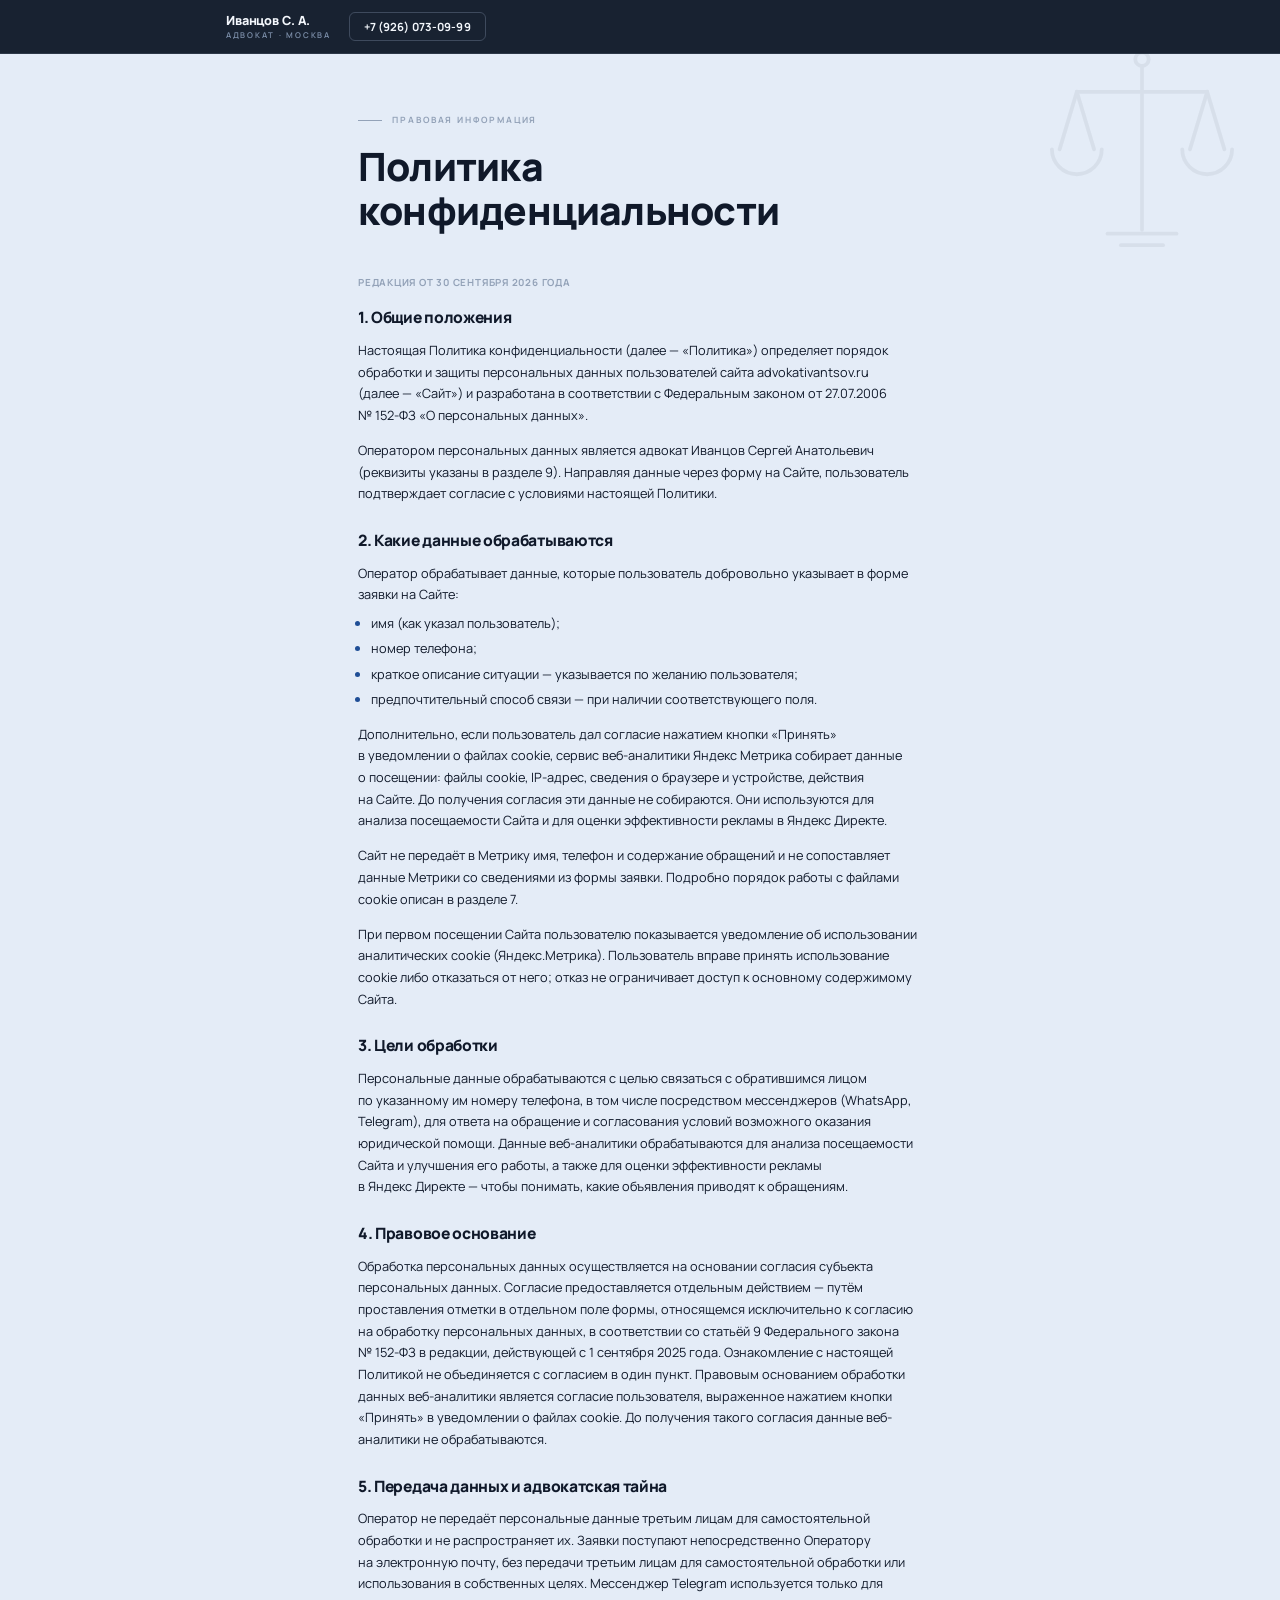
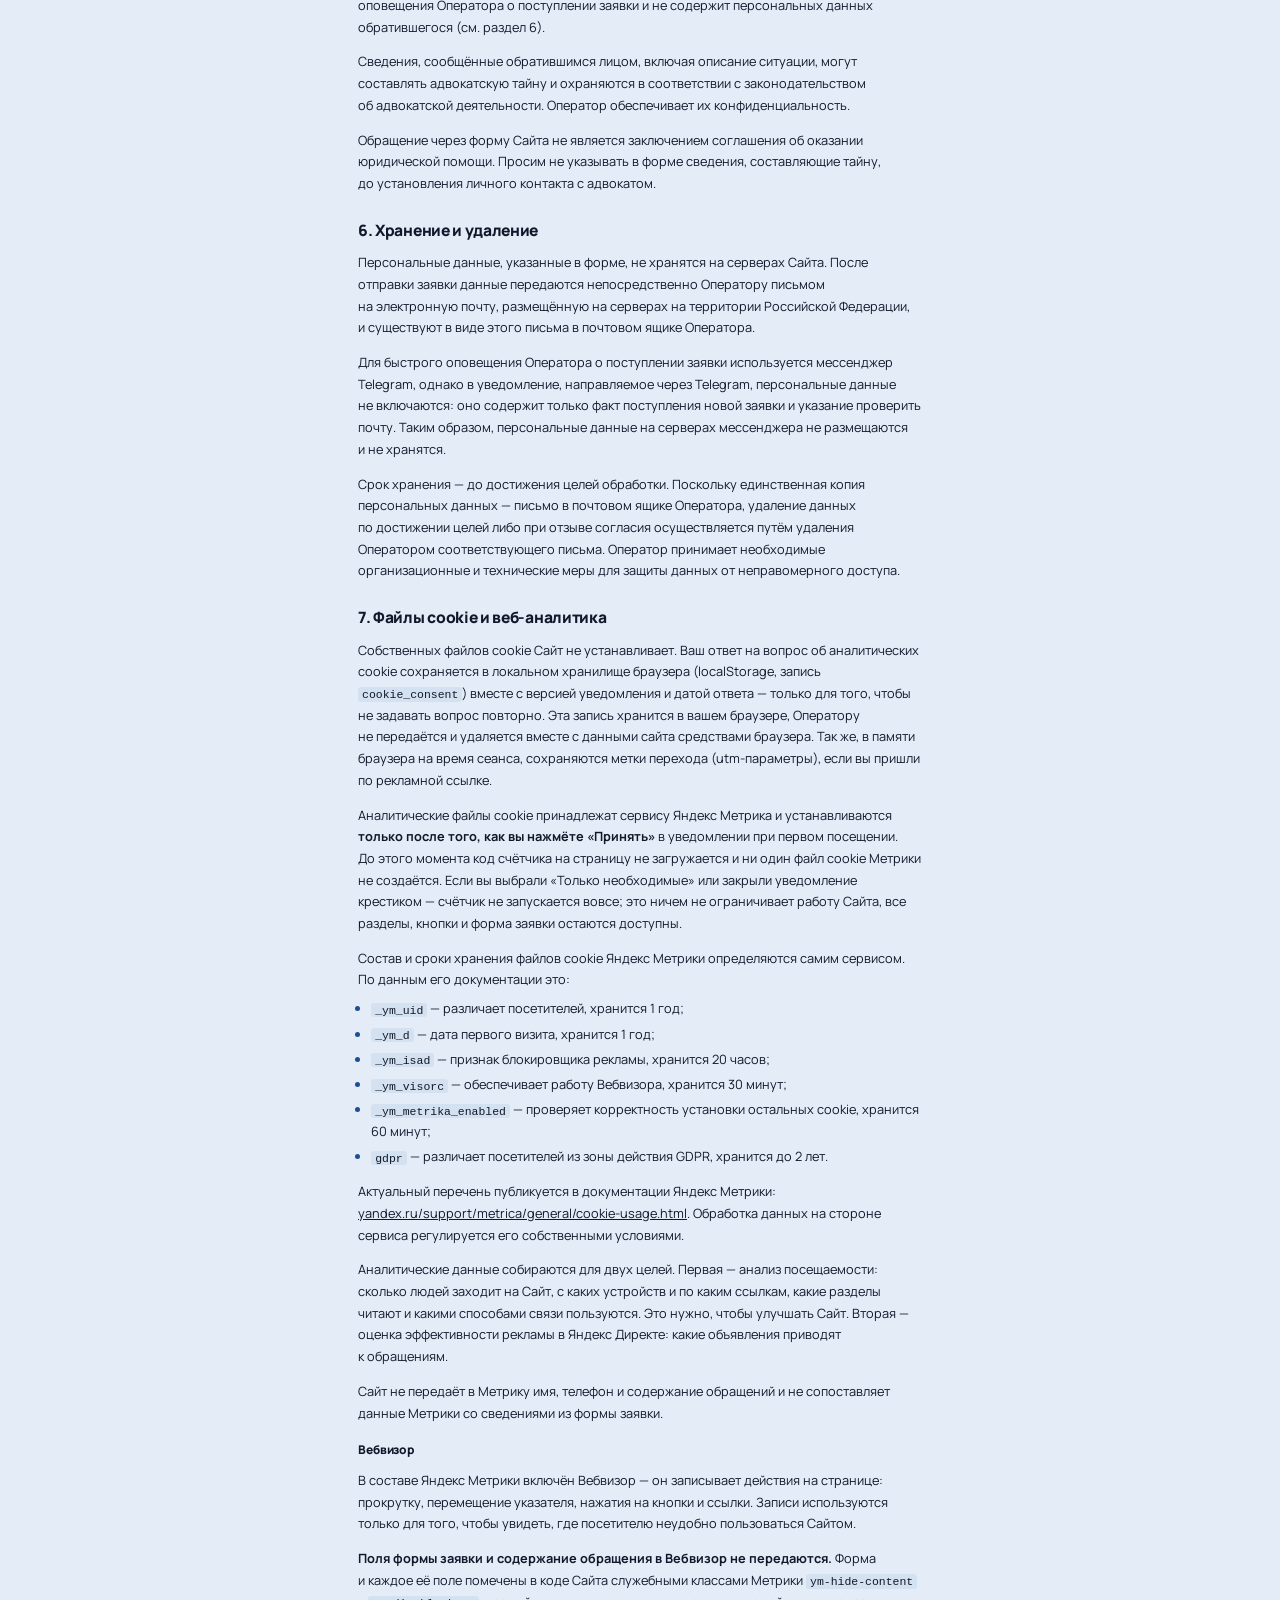
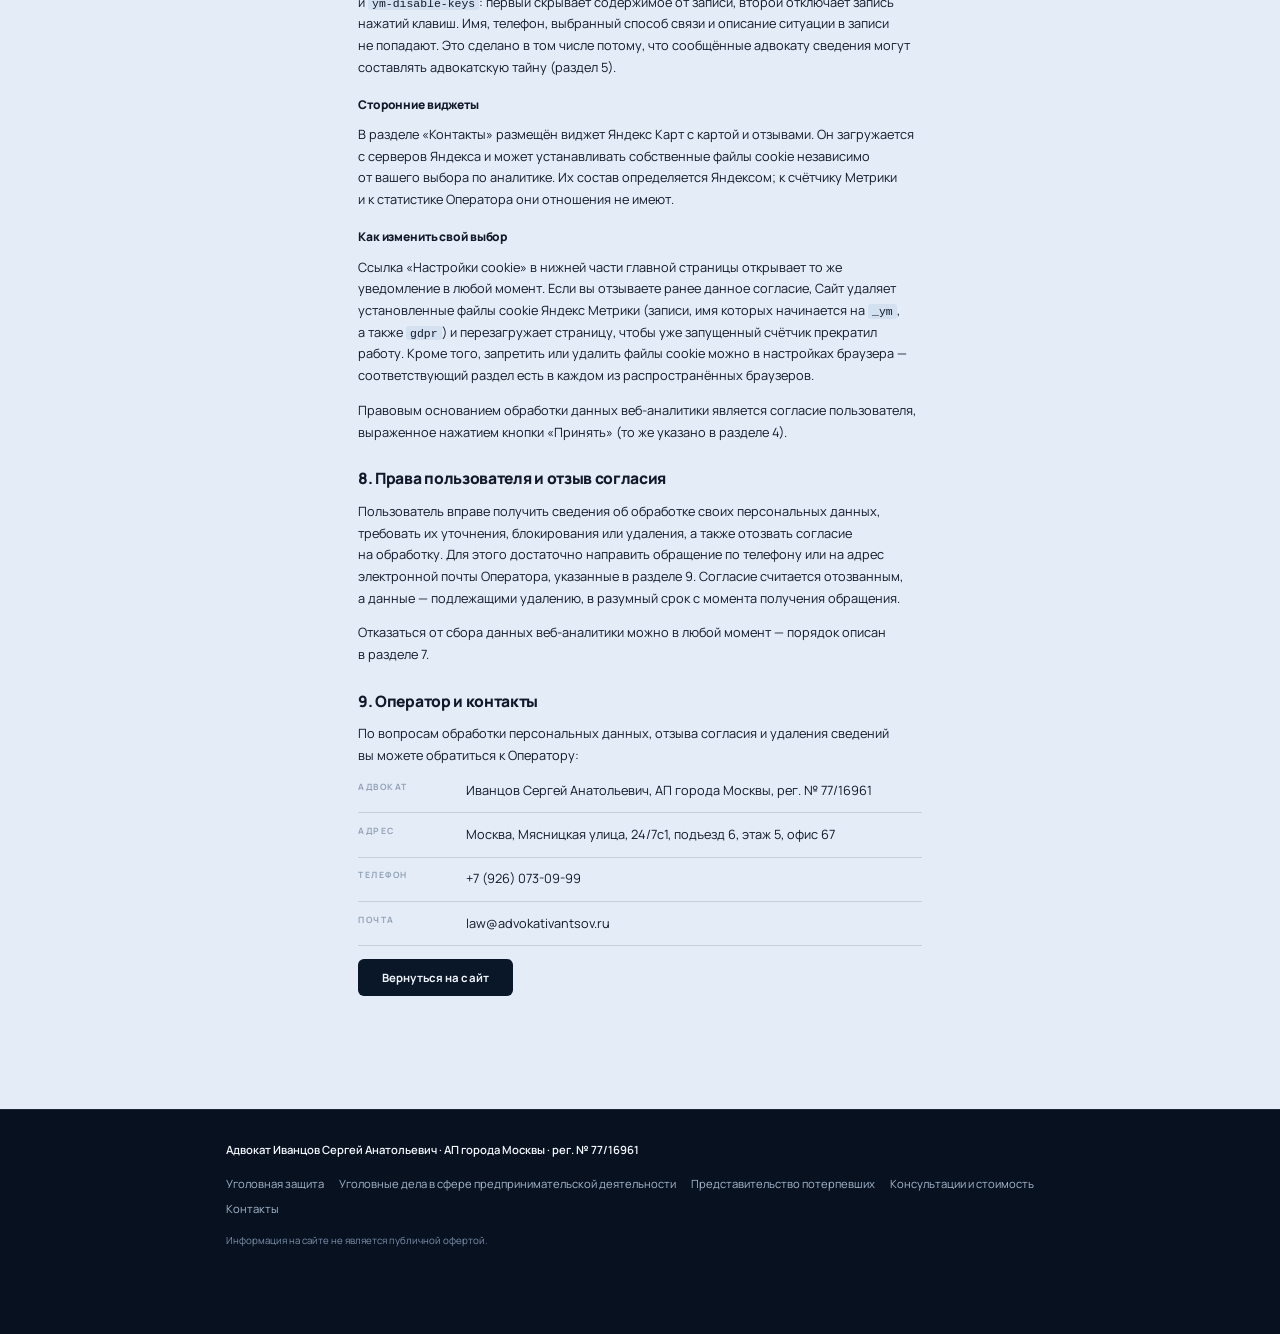
<file: policy/index.html>
<!DOCTYPE html>
<html lang="ru">
<head>
  <meta charset="UTF-8">
  <meta name="viewport" content="width=device-width, initial-scale=1, viewport-fit=cover">
  <meta name="format-detection" content="telephone=no">

  <title>Политика конфиденциальности — Адвокат Иванцов Сергей Анатольевич</title>
  <meta name="description" content="Политика конфиденциальности и обработки персональных данных сайта advokativantsov.ru.">

  <link rel="canonical" href="https://advokativantsov.ru/policy/">

  <!-- Превью ссылки. Страница служебная, но ссылку на политику
       присылают в переписке, и без этих строк мессенджер показал бы
       вместо заголовка голый адрес. Картинка та же, что у главной. -->
  <meta property="og:type" content="website">
  <meta property="og:url" content="https://advokativantsov.ru/policy/">
  <meta property="og:locale" content="ru_RU">
  <meta property="og:site_name" content="Адвокат Иванцов Сергей Анатольевич">
  <meta property="og:title" content="Политика конфиденциальности — Адвокат Иванцов Сергей Анатольевич">
  <meta property="og:description" content="Как сайт advokativantsov.ru обрабатывает персональные данные и использует cookie.">
  <meta property="og:image" content="https://advokativantsov.ru/assets/img/og-cover.jpg">
  <meta property="og:image:secure_url" content="https://advokativantsov.ru/assets/img/og-cover.jpg">
  <meta property="og:image:type" content="image/jpeg">
  <meta property="og:image:width" content="1610">
  <meta property="og:image:height" content="977">
  <meta property="og:image:alt" content="Адвокат по уголовным делам Иванцов Сергей Анатольевич, Москва">

  <meta name="twitter:card" content="summary_large_image">
  <meta name="twitter:title" content="Политика конфиденциальности — Адвокат Иванцов Сергей Анатольевич">
  <meta name="twitter:description" content="Как сайт advokativantsov.ru обрабатывает персональные данные и использует cookie.">
  <meta name="twitter:image" content="https://advokativantsov.ru/assets/img/og-cover.jpg">
  <meta name="twitter:image:alt" content="Адвокат по уголовным делам Иванцов Сергей Анатольевич, Москва">

  <!-- Служебная страница: в поиске не нужна, но по ссылке доступна.
       Ссылки со страницы поисковые роботы не обходят. -->
  <meta name="robots" content="noindex, nofollow">

  <link rel="icon" href="../favicon.ico" sizes="32x32">
  <link rel="icon" type="image/svg+xml" href="../assets/img/favicon.svg">
  <link rel="preload" href="../assets/fonts/manrope-cyrillic.woff2" as="font" type="font/woff2" crossorigin>
  <link rel="stylesheet" href="../css/style.min.css?v=64">
</head>

<body>

<header class="header is-scrolled" id="header">
  <div class="container header__inner">
    <a class="header__brand" href="../">
      <span class="header__brand-name">Иванцов С.&nbsp;А.</span>
      <span class="header__brand-role">адвокат · Москва</span>
    </a>
    <a class="btn btn--ghost header__phone" href="tel:+79260730999">+7 (926) 073-09-99</a>
  </div>
</header>

<main>
  <section class="section theme-light">
    <div class="container container--narrow">
      <p class="sheet-label">правовая информация</p>
      <h1 class="section__title">Политика конфиденциальности</h1>

      <div class="legal">
        <p class="legal__updated">Редакция от&nbsp;30&nbsp;сентября 2026&nbsp;года</p>

        <h2>1. Общие положения</h2>
        <p>Настоящая Политика конфиденциальности (далее&nbsp;— «Политика») определяет порядок обработки и&nbsp;защиты персональных данных пользователей сайта advokativantsov.ru (далее&nbsp;— «Сайт») и&nbsp;разработана в&nbsp;соответствии с&nbsp;Федеральным законом от&nbsp;27.07.2006 №&nbsp;152-ФЗ «О&nbsp;персональных данных».</p>
        <p>Оператором персональных данных является адвокат Иванцов Сергей Анатольевич (реквизиты указаны в&nbsp;разделе&nbsp;9). Направляя данные через форму на&nbsp;Сайте, пользователь подтверждает согласие с&nbsp;условиями настоящей Политики.</p>

        <h2>2. Какие данные обрабатываются</h2>
        <p>Оператор обрабатывает данные, которые пользователь добровольно указывает в&nbsp;форме заявки на&nbsp;Сайте:</p>
        <ul class="legal__list">
          <li>имя (как указал пользователь);</li>
          <li>номер телефона;</li>
          <li>краткое описание ситуации&nbsp;— указывается по&nbsp;желанию пользователя;</li>
          <li>предпочтительный способ связи&nbsp;— при наличии соответствующего поля.</li>
        </ul>
        <p>Дополнительно, если пользователь дал согласие нажатием кнопки «Принять» в&nbsp;уведомлении о&nbsp;файлах cookie, сервис веб-аналитики Яндекс&nbsp;Метрика собирает данные о&nbsp;посещении: файлы cookie, IP-адрес, сведения о&nbsp;браузере и&nbsp;устройстве, действия на&nbsp;Сайте. До&nbsp;получения согласия эти данные не&nbsp;собираются. Они используются для анализа посещаемости Сайта и&nbsp;для оценки эффективности рекламы в&nbsp;Яндекс&nbsp;Директе.</p>
        <p>Сайт не&nbsp;передаёт в&nbsp;Метрику имя, телефон и&nbsp;содержание обращений и&nbsp;не&nbsp;сопоставляет данные Метрики со&nbsp;сведениями из&nbsp;формы заявки. Подробно порядок работы с&nbsp;файлами cookie описан в&nbsp;разделе&nbsp;7.</p>
        <p>При первом посещении Сайта пользователю показывается уведомление об&nbsp;использовании аналитических cookie (Яндекс.Метрика). Пользователь вправе принять использование cookie либо отказаться от&nbsp;него; отказ не&nbsp;ограничивает доступ к&nbsp;основному содержимому Сайта.</p>

        <h2>3. Цели обработки</h2>
        <p>Персональные данные обрабатываются с&nbsp;целью связаться с&nbsp;обратившимся лицом по&nbsp;указанному им&nbsp;номеру телефона, в&nbsp;том числе посредством мессенджеров (WhatsApp, Telegram), для ответа на&nbsp;обращение и&nbsp;согласования условий возможного оказания юридической помощи. Данные веб-аналитики обрабатываются для анализа посещаемости Сайта и&nbsp;улучшения его работы, а&nbsp;также для оценки эффективности рекламы в&nbsp;Яндекс&nbsp;Директе&nbsp;— чтобы понимать, какие объявления приводят к&nbsp;обращениям.</p>

        <h2>4. Правовое основание</h2>
        <p>Обработка персональных данных осуществляется на&nbsp;основании согласия субъекта персональных данных. Согласие предоставляется отдельным действием&nbsp;— путём проставления отметки в&nbsp;отдельном поле формы, относящемся исключительно к&nbsp;согласию на&nbsp;обработку персональных данных, в&nbsp;соответствии со&nbsp;статьёй&nbsp;9 Федерального закона №&nbsp;152-ФЗ в&nbsp;редакции, действующей с&nbsp;1&nbsp;сентября 2025&nbsp;года. Ознакомление с&nbsp;настоящей Политикой не&nbsp;объединяется с&nbsp;согласием в&nbsp;один пункт. Правовым основанием обработки данных веб-аналитики является согласие пользователя, выраженное нажатием кнопки «Принять» в&nbsp;уведомлении о&nbsp;файлах cookie. До&nbsp;получения такого согласия данные веб-аналитики не&nbsp;обрабатываются.</p>

        <h2>5. Передача данных и&nbsp;адвокатская тайна</h2>
        <p>Оператор не&nbsp;передаёт персональные данные третьим лицам для самостоятельной обработки и&nbsp;не&nbsp;распространяет их. Заявки поступают непосредственно Оператору на&nbsp;электронную почту, без передачи третьим лицам для самостоятельной обработки или использования в&nbsp;собственных целях. Мессенджер Telegram используется только для оповещения Оператора о&nbsp;поступлении заявки и&nbsp;не&nbsp;содержит персональных данных обратившегося (см.&nbsp;раздел&nbsp;6).</p>
        <p>Сведения, сообщённые обратившимся лицом, включая описание ситуации, могут составлять адвокатскую тайну и&nbsp;охраняются в&nbsp;соответствии с&nbsp;законодательством об&nbsp;адвокатской деятельности. Оператор обеспечивает их&nbsp;конфиденциальность.</p>
        <p>Обращение через форму Сайта не&nbsp;является заключением соглашения об&nbsp;оказании юридической помощи. Просим не&nbsp;указывать в&nbsp;форме сведения, составляющие тайну, до&nbsp;установления личного контакта с&nbsp;адвокатом.</p>

        <h2>6. Хранение и&nbsp;удаление</h2>
        <p>Персональные данные, указанные в&nbsp;форме, не&nbsp;хранятся на&nbsp;серверах Сайта. После отправки заявки данные передаются непосредственно Оператору письмом на&nbsp;электронную почту, размещённую на&nbsp;серверах на&nbsp;территории Российской Федерации, и&nbsp;существуют в&nbsp;виде этого письма в&nbsp;почтовом ящике Оператора.</p>
        <p>Для быстрого оповещения Оператора о&nbsp;поступлении заявки используется мессенджер Telegram, однако в&nbsp;уведомление, направляемое через Telegram, персональные данные не&nbsp;включаются: оно содержит только факт поступления новой заявки и&nbsp;указание проверить почту. Таким образом, персональные данные на&nbsp;серверах мессенджера не&nbsp;размещаются и&nbsp;не&nbsp;хранятся.</p>
        <p>Срок хранения&nbsp;— до&nbsp;достижения целей обработки. Поскольку единственная копия персональных данных&nbsp;— письмо в&nbsp;почтовом ящике Оператора, удаление данных по&nbsp;достижении целей либо при отзыве согласия осуществляется путём удаления Оператором соответствующего письма. Оператор принимает необходимые организационные и&nbsp;технические меры для защиты данных от&nbsp;неправомерного доступа.</p>

        <h2 id="cookie">7. Файлы cookie и&nbsp;веб-аналитика</h2>
        <p>Собственных файлов cookie Сайт не&nbsp;устанавливает. Ваш ответ на&nbsp;вопрос об&nbsp;аналитических cookie сохраняется в&nbsp;локальном хранилище браузера (localStorage, запись <code>cookie_consent</code>) вместе с&nbsp;версией уведомления и&nbsp;датой ответа&nbsp;— только для того, чтобы не&nbsp;задавать вопрос повторно. Эта запись хранится в&nbsp;вашем браузере, Оператору не&nbsp;передаётся и&nbsp;удаляется вместе с&nbsp;данными сайта средствами браузера. Так&nbsp;же, в&nbsp;памяти браузера на&nbsp;время сеанса, сохраняются метки перехода (utm-параметры), если вы&nbsp;пришли по&nbsp;рекламной ссылке.</p>

        <p>Аналитические файлы cookie принадлежат сервису Яндекс&nbsp;Метрика и&nbsp;устанавливаются <strong>только после того, как вы&nbsp;нажмёте «Принять»</strong> в&nbsp;уведомлении при первом посещении. До&nbsp;этого момента код счётчика на&nbsp;страницу не&nbsp;загружается и&nbsp;ни&nbsp;один файл cookie Метрики не&nbsp;создаётся. Если вы&nbsp;выбрали «Только необходимые» или закрыли уведомление крестиком&nbsp;— счётчик не&nbsp;запускается вовсе; это ничем не&nbsp;ограничивает работу Сайта, все разделы, кнопки и&nbsp;форма заявки остаются доступны.</p>

        <p>Состав и&nbsp;сроки хранения файлов cookie Яндекс&nbsp;Метрики определяются самим сервисом. По&nbsp;данным его документации это:</p>
        <ul class="legal__list">
          <li><code>_ym_uid</code>&nbsp;— различает посетителей, хранится 1&nbsp;год;</li>
          <li><code>_ym_d</code>&nbsp;— дата первого визита, хранится 1&nbsp;год;</li>
          <li><code>_ym_isad</code>&nbsp;— признак блокировщика рекламы, хранится 20&nbsp;часов;</li>
          <li><code>_ym_visorc</code>&nbsp;— обеспечивает работу Вебвизора, хранится 30&nbsp;минут;</li>
          <li><code>_ym_metrika_enabled</code>&nbsp;— проверяет корректность установки остальных cookie, хранится 60&nbsp;минут;</li>
          <li><code>gdpr</code>&nbsp;— различает посетителей из&nbsp;зоны действия GDPR, хранится до&nbsp;2&nbsp;лет.</li>
        </ul>
        <p>Актуальный перечень публикуется в&nbsp;документации Яндекс&nbsp;Метрики: <a href="https://yandex.ru/support/metrica/general/cookie-usage.html" target="_blank" rel="noopener">yandex.ru/support/metrica/general/cookie-usage.html</a>. Обработка данных на&nbsp;стороне сервиса регулируется его собственными условиями.</p>

        <p>Аналитические данные собираются для двух целей. Первая&nbsp;— анализ посещаемости: сколько людей заходит на&nbsp;Сайт, с&nbsp;каких устройств и&nbsp;по&nbsp;каким ссылкам, какие разделы читают и&nbsp;какими способами связи пользуются. Это нужно, чтобы улучшать Сайт. Вторая&nbsp;— оценка эффективности рекламы в&nbsp;Яндекс&nbsp;Директе: какие объявления приводят к&nbsp;обращениям.</p>

        <p>Сайт не&nbsp;передаёт в&nbsp;Метрику имя, телефон и&nbsp;содержание обращений и&nbsp;не&nbsp;сопоставляет данные Метрики со&nbsp;сведениями из&nbsp;формы заявки.</p>

        <h3>Вебвизор</h3>
        <p>В&nbsp;составе Яндекс&nbsp;Метрики включён Вебвизор&nbsp;— он&nbsp;записывает действия на&nbsp;странице: прокрутку, перемещение указателя, нажатия на&nbsp;кнопки и&nbsp;ссылки. Записи используются только для того, чтобы увидеть, где посетителю неудобно пользоваться Сайтом.</p>
        <p><strong>Поля формы заявки и&nbsp;содержание обращения в&nbsp;Вебвизор не&nbsp;передаются.</strong> Форма и&nbsp;каждое её&nbsp;поле помечены в&nbsp;коде Сайта служебными классами Метрики <code>ym-hide-content</code> и&nbsp;<code>ym-disable-keys</code>: первый скрывает содержимое от&nbsp;записи, второй отключает запись нажатий клавиш. Имя, телефон, выбранный способ связи и&nbsp;описание ситуации в&nbsp;записи не&nbsp;попадают. Это сделано в&nbsp;том числе потому, что сообщённые адвокату сведения могут составлять адвокатскую тайну (раздел&nbsp;5).</p>

        <h3>Сторонние виджеты</h3>
        <p>В&nbsp;разделе «Контакты» размещён виджет Яндекс&nbsp;Карт с&nbsp;картой и&nbsp;отзывами. Он&nbsp;загружается с&nbsp;серверов Яндекса и&nbsp;может устанавливать собственные файлы cookie независимо от&nbsp;вашего выбора по&nbsp;аналитике. Их&nbsp;состав определяется Яндексом; к&nbsp;счётчику Метрики и&nbsp;к&nbsp;статистике Оператора они отношения не&nbsp;имеют.</p>

        <h3>Как изменить свой выбор</h3>
        <p>Ссылка «Настройки cookie» в&nbsp;нижней части главной страницы открывает то&nbsp;же уведомление в&nbsp;любой момент. Если вы&nbsp;отзываете ранее данное согласие, Сайт удаляет установленные файлы cookie Яндекс&nbsp;Метрики (записи, имя которых начинается на&nbsp;<code>_ym</code>, а&nbsp;также <code>gdpr</code>) и&nbsp;перезагружает страницу, чтобы уже запущенный счётчик прекратил работу. Кроме того, запретить или удалить файлы cookie можно в&nbsp;настройках браузера&nbsp;— соответствующий раздел есть в&nbsp;каждом из&nbsp;распространённых браузеров.</p>

        <p>Правовым основанием обработки данных веб-аналитики является согласие пользователя, выраженное нажатием кнопки «Принять» (то&nbsp;же указано в&nbsp;разделе&nbsp;4).</p>

        <h2>8. Права пользователя и&nbsp;отзыв согласия</h2>
        <p>Пользователь вправе получить сведения об&nbsp;обработке своих персональных данных, требовать их&nbsp;уточнения, блокирования или удаления, а&nbsp;также отозвать согласие на&nbsp;обработку. Для этого достаточно направить обращение по&nbsp;телефону или на&nbsp;адрес электронной почты Оператора, указанные в&nbsp;разделе&nbsp;9. Согласие считается отозванным, а&nbsp;данные&nbsp;— подлежащими удалению, в&nbsp;разумный срок с&nbsp;момента получения обращения.</p>
        <p>Отказаться от&nbsp;сбора данных веб-аналитики можно в&nbsp;любой момент&nbsp;— порядок описан в&nbsp;разделе&nbsp;7.</p>

        <h2>9. Оператор и&nbsp;контакты</h2>
        <p>По&nbsp;вопросам обработки персональных данных, отзыва согласия и&nbsp;удаления сведений вы&nbsp;можете обратиться к&nbsp;Оператору:</p>

        <dl class="legal__contacts">
          <div class="legal__row">
            <dt>Адвокат</dt>
            <dd>Иванцов Сергей Анатольевич, АП города Москвы, рег. №&nbsp;77/16961</dd>
          </div>
          <div class="legal__row">
            <dt>Адрес</dt>
            <dd>Москва, Мясницкая улица, 24/7с1, подъезд&nbsp;6, этаж&nbsp;5, офис&nbsp;67</dd>
          </div>
          <div class="legal__row">
            <dt>Телефон</dt>
            <dd><a class="contacts__link" href="tel:+79260730999">+7 (926) 073-09-99</a></dd>
          </div>
          <div class="legal__row">
            <dt>Почта</dt>
            <dd><a class="contacts__link" href="mailto:law@advokativantsov.ru">law@advokativantsov.ru</a></dd>
          </div>
        </dl>

        <p><a class="btn btn--primary" href="../">Вернуться на сайт</a></p>
      </div>
    </div>
  </section>
</main>

<footer class="footer">
  <div class="container footer__inner">
    <p class="footer__name">Адвокат Иванцов Сергей Анатольевич · АП города Москвы · рег. № 77/16961</p>
    <nav class="footer__nav" aria-label="Разделы сайта">
      <a href="../#criminal">Уголовная защита</a>
      <a href="../#business">Уголовные дела в сфере предпринимательской деятельности</a>
      <a href="../#victim">Представительство потерпевших</a>
      <a href="../#consultation">Консультации и стоимость</a>
      <a href="../#contacts">Контакты</a>
    </nav>
    <p class="footer__note">Информация на сайте не является публичной офертой.</p>
  </div>
</footer>

</body>
</html>
</file>
<file: css/style.min.css>
@font-face{font-family:Manrope;font-style:normal;font-weight:300 800;font-display:swap;src:url('../assets/fonts/manrope-cyrillic.woff2') format('woff2');unicode-range:U+0301,U+0400-045F,U+0490-0491,U+04B0-04B1,U+2116}@font-face{font-family:Manrope;font-style:normal;font-weight:300 800;font-display:swap;src:url('../assets/fonts/manrope-cyrillic-ext.woff2') format('woff2');unicode-range:U+0460-052F,U+1C80-1C8A,U+20B4,U+2DE0-2DFF,U+A640-A69F,U+FE2E-FE2F}@font-face{font-family:Manrope;font-style:normal;font-weight:300 800;font-display:swap;src:url('../assets/fonts/manrope-latin.woff2') format('woff2');unicode-range:U+0000-00FF,U+0131,U+0152-0153,U+02BB-02BC,U+02C6,U+02DA,U+02DC,U+0304,U+0308,U+0329,U+2000-206F,U+20AC,U+2122,U+2191,U+2193,U+2212,U+2215,U+FEFF,U+FFFD}@font-face{font-family:Manrope;font-style:normal;font-weight:300 800;font-display:swap;src:url('../assets/fonts/manrope-latin-ext.woff2') format('woff2');unicode-range:U+0100-02BA,U+02BD-02C5,U+02C7-02CC,U+02CE-02D7,U+02DD-02FF,U+0304,U+0308,U+0329,U+1D00-1DBF,U+1E00-1E9F,U+1EF2-1EFF,U+2020,U+20A0-20AB,U+20AD-20C0,U+2113,U+2C60-2C7F,U+A720-A7FF}:root{--navy-950:#071120;--navy-900:#0a1728;--navy-800:#102138;--navy-700:#1a3050;--royal:#1f4e96;--white:#ffffff;--grey-100:#e4ecf7;--grey-200:#d8e4f3;--grey-50:#eff4fc;--ink:#10192a;--slate:#52627a;--bg:var(--navy-900);--bg-alt:var(--navy-800);--fg:#f4f8fd;--muted:#94a6bd;--label:#64799a;--line:rgba(148, 168, 194, 0.2);--card:var(--navy-800);--cta-bg:var(--grey-50);--cta-fg:var(--navy-900);--font:"Manrope","Segoe UI","Arial",sans-serif;--fs-h1:clamp(1.9rem, 1.1rem + 3vw, 3.25rem);--fs-h2:clamp(1.5rem, 1.15rem + 1.6vw, 2.4rem);--fs-h3:clamp(1.1rem, 1rem + 0.5vw, 1.35rem);--fs-body:1.0625rem;--fs-small:0.9375rem;--fs-micro:0.8125rem;--space-section:clamp(4.5rem, 3rem + 6vw, 9.5rem);--space-block:clamp(2rem, 1.5rem + 2vw, 3.5rem);--container:74rem;--gutter:clamp(1.25rem, 4vw, 2.5rem);--radius-s:6px;--radius-m:12px;--ease-out:cubic-bezier(0.22, 1, 0.36, 1);--t-hover:0.7s;--t-reveal:1.15s;--t-hero-figure:0.95s;--t-hero-text:1.1s;--header-h:4.5rem;color-scheme:only light}.theme-light{--bg:var(--grey-100);--bg-alt:var(--grey-200);--fg:var(--ink);--muted:var(--slate);--label:#93a2b8;--line:rgba(16, 25, 42, 0.14);--card:var(--grey-50);--cta-bg:var(--navy-900);--cta-fg:var(--grey-50)}.theme-paper{--bg:var(--grey-200);--bg-alt:var(--grey-100);--fg:var(--ink);--muted:var(--slate);--label:#93a2b8;--line:rgba(16, 25, 42, 0.14);--card:var(--grey-50);--cta-bg:var(--navy-900);--cta-fg:var(--grey-50)}*,::after,::before{box-sizing:border-box;margin:0;padding:0}html{scroll-behavior:smooth;scroll-padding-top:calc(var(--header-h) + 1rem)}@media (min-width:64.01em){html{font-size:75%}}body{min-height:100vh;text-rendering:optimizeLegibility;-webkit-font-smoothing:antialiased}img{display:block;max-width:100%;height:auto}ol[role=list],ul[role=list]{list-style:none}a{color:inherit}button{font:inherit;color:inherit;background:0 0;border:0;cursor:pointer}input,textarea{font:inherit}body{font-family:var(--font);font-size:var(--fs-body);font-weight:400;line-height:1.7;color:var(--fg);background-color:var(--navy-900)}h1,h2,h3{font-weight:800;line-height:1.12;letter-spacing:-.02em}h1{font-size:var(--fs-h1)}h2{font-size:var(--fs-h2)}h3{font-size:var(--fs-h3);letter-spacing:-.01em}p+p{margin-top:1em}::selection{background:var(--royal);color:var(--white)}:focus-visible{outline:2px solid var(--royal);outline-offset:3px;border-radius:2px}.hero :focus-visible,.theme-dark :focus-visible{outline-color:var(--white)}.container{max-width:var(--container);margin-inline:auto;padding-inline:var(--gutter)}.container--narrow{max-width:52rem}.section{position:relative;padding-block:var(--space-section);background:var(--bg);color:var(--fg)}.section>.container{position:relative;z-index:1}.theme-dark::after{content:"";position:absolute;inset:0;z-index:0;pointer-events:none;background-image:url("data:image/svg+xml,%3Csvg xmlns='http://www.w3.org/2000/svg' width='160' height='160'%3E%3Cfilter id='n'%3E%3CfeTurbulence type='fractalNoise' baseFrequency='0.9' numOctaves='2' stitchTiles='stitch'/%3E%3CfeColorMatrix type='saturate' values='0'/%3E%3C/filter%3E%3Crect width='100%25' height='100%25' filter='url(%23n)'/%3E%3C/svg%3E");background-repeat:repeat;background-size:160px;opacity:.05}.theme-light::after,.theme-paper::after{content:"";position:absolute;top:clamp(1.5rem,4vw,3.5rem);right:clamp(1rem,4vw,3.5rem);z-index:0;width:clamp(8rem,20vw,16rem);aspect-ratio:200/240;background:url("data:image/svg+xml,%3Csvg xmlns='http://www.w3.org/2000/svg' viewBox='0 0 200 240' fill='none' stroke='%2310192a' stroke-width='4' stroke-linecap='round'%3E%3Ccircle cx='100' cy='18' r='7'/%3E%3Cline x1='100' y1='25' x2='100' y2='196'/%3E%3Cline x1='32' y1='52' x2='168' y2='52'/%3E%3Cline x1='32' y1='52' x2='14' y2='112'/%3E%3Cline x1='32' y1='52' x2='50' y2='112'/%3E%3Cpath d='M6 112 a26 26 0 0 0 52 0'/%3E%3Cline x1='168' y1='52' x2='150' y2='112'/%3E%3Cline x1='168' y1='52' x2='186' y2='112'/%3E%3Cpath d='M142 112 a26 26 0 0 0 52 0'/%3E%3Cline x1='64' y1='200' x2='136' y2='200'/%3E%3Cline x1='78' y1='212' x2='122' y2='212'/%3E%3C/svg%3E") center/contain no-repeat;opacity:.055;pointer-events:none}.section__title{max-width:46rem;margin-bottom:var(--space-block)}.section__note{max-width:40rem;margin-top:calc(var(--space-block) * -.6);margin-bottom:var(--space-block);color:var(--muted);font-size:var(--fs-small)}.split{display:grid;grid-template-columns:minmax(0,7fr) minmax(0,5fr);gap:clamp(2rem,5vw,5rem);align-items:start}.split--narrow{grid-template-columns:minmax(0,1fr);max-width:46rem}.sheet-label{margin-bottom:1.5rem;font-size:.72rem;font-weight:700;letter-spacing:.22em;text-transform:uppercase;color:var(--label)}.sheet-label::before{content:"";display:inline-block;width:2rem;height:1px;margin-right:.85rem;vertical-align:middle;background:var(--label)}.btn{display:inline-block;padding:.95rem 2rem;border-radius:var(--radius-s);font-weight:700;font-size:.95rem;letter-spacing:.01em;line-height:1.2;text-align:center;text-decoration:none;transition:background-color var(--t-hover) var(--ease-out),border-color var(--t-hover) var(--ease-out),color var(--t-hover) var(--ease-out),box-shadow var(--t-hover) var(--ease-out),transform var(--t-hover) var(--ease-out)}.btn--primary{background:var(--cta-bg);color:var(--cta-fg)}.btn--primary:hover{transform:translateY(-2px);box-shadow:0 14px 30px -14px rgba(7,17,32,.55)}.btn--ghost{border:1px solid var(--line);color:var(--fg)}.btn--ghost:hover{border-color:var(--fg);transform:translateY(-2px)}.btn--wide{display:block;width:100%}.header{position:fixed;inset:0 0 auto 0;z-index:40;height:var(--header-h);background:rgba(7,17,32,.72);-webkit-backdrop-filter:blur(16px);backdrop-filter:blur(16px);border-bottom:1px solid transparent;color:#f4f8fd;transition:background-color var(--t-hover) var(--ease-out),border-color var(--t-hover) var(--ease-out),transform var(--t-hover) var(--ease-out)}.header.is-scrolled{background:rgba(7,17,32,.92);border-bottom-color:rgba(148,168,194,.16)}.header.is-hidden{transform:translateY(-100%)}.header__inner{display:flex;align-items:center;gap:1.5rem;height:100%}.header__brand{display:flex;flex-direction:column;text-decoration:none;line-height:1.3}.header__brand-name{font-weight:800;font-size:1.05rem;letter-spacing:-.01em}.header__brand-role{font-size:.66rem;font-weight:600;letter-spacing:.22em;text-transform:uppercase;color:#7d90ab}.nav{display:flex;gap:clamp(.9rem,1.4vw,1.6rem);margin-inline:auto}.nav__link{position:relative;font-size:var(--fs-small);font-weight:500;color:#a7b7cc;text-decoration:none;white-space:nowrap;transition:color var(--t-hover) var(--ease-out)}.nav__link::after{content:"";position:absolute;left:0;bottom:-.35rem;width:100%;height:1px;background:currentColor;transform:scaleX(0);transform-origin:left;transition:transform var(--t-hover) var(--ease-out)}.nav__link.is-active,.nav__link:hover{color:var(--white)}.nav__link.is-active::after,.nav__link:hover::after{transform:scaleX(1)}.header__phone{--cta-bg:var(--grey-50);--cta-fg:var(--navy-900);padding:.55rem 1.15rem;border-color:rgba(148,168,194,.3);font-size:var(--fs-small);color:#f4f8fd;white-space:nowrap}.header__phone:hover{border-color:var(--white)}.burger{display:none;position:relative;width:2.5rem;height:2.5rem}.burger__line{position:absolute;left:.5rem;right:.5rem;height:1.5px;background:#f4f8fd;transition:transform var(--t-hover) var(--ease-out)}.burger__line:first-child{top:1.05rem}.burger__line:nth-child(2){top:1.45rem}.burger[aria-expanded=true] .burger__line:first-child{transform:translateY(.2rem) rotate(45deg)}.burger[aria-expanded=true] .burger__line:nth-child(2){transform:translateY(-.2rem) rotate(-45deg)}.hero{position:relative;display:flex;align-items:center;min-height:100svh;padding-top:var(--header-h);overflow:hidden;background:var(--navy-900);color:var(--fg)}.hero__backdrop{position:absolute;inset:0;background:radial-gradient(60rem 44rem at 76% 12%,rgba(31,78,150,.34),transparent 62%),radial-gradient(38rem 30rem at 8% 92%,rgba(26,48,80,.45),transparent 70%),linear-gradient(180deg,var(--navy-900),var(--navy-950));opacity:0;transition:opacity calc(var(--t-hero-figure) + .6s) var(--ease-out)}.is-loaded .hero__backdrop{opacity:1}.hero__backdrop::after{content:"";position:absolute;inset:0;background:radial-gradient(50rem 36rem at 70% 18%,rgba(74,125,214,.16),transparent 65%);animation:36s ease-in-out infinite hero-breathe}@keyframes hero-breathe{0%,100%{opacity:.35;transform:translate3d(0,0,0)}50%{opacity:1;transform:translate3d(-2%,1.5%,0)}}.hero__figure{position:absolute;inset-block:0;right:0;width:clamp(20rem,52vw,52rem);overflow:hidden;-webkit-mask-image:linear-gradient(to right,transparent 0%,#000 32%);mask-image:linear-gradient(to right,transparent 0%,#000 32%);opacity:0;clip-path:inset(0 0 0 100%);transition:opacity calc(var(--t-hero-figure) * .9) var(--ease-out),clip-path calc(var(--t-hero-figure) + .55s) var(--ease-out);transition-delay:0.1s}.is-loaded .hero__figure{opacity:1;clip-path:inset(0 0 0 0)}.hero__figure::after{content:"";position:absolute;inset:0;pointer-events:none;background:linear-gradient(to top,var(--navy-900) 0,rgba(10,23,40,0) 20%),radial-gradient(125% 95% at 68% 28%,transparent 42%,rgba(7,17,32,.6) 100%)}.hero__parallax{width:100%;height:100%}@media (min-width:64em){.hero__parallax{will-change:transform}}.hero__portrait{width:100%;height:100%;object-fit:cover;object-position:62% top;animation:30s ease-in-out infinite alternate hero-drift}@keyframes hero-drift{from{transform:scale(1.04) translate3d(0,0,0)}to{transform:scale(1.1) translate3d(-1.4%,-1.2%,0)}}.hero__content{position:relative;z-index:1;width:100%;padding-block:clamp(2.5rem,6vh,4.5rem)}@media (min-width:64.01em){.hero__content{max-width:54%}.hero__lead,.hero__note,.hero__title{max-width:none}}.js .hero__actions,.js .hero__alt,.js .hero__case-label,.js .hero__lead,.js .hero__note,.js .hero__subtitle,.js .hero__title{opacity:0;transform:translateY(1.6rem);transition:opacity var(--t-hero-text) var(--ease-out),transform var(--t-hero-text) var(--ease-out)}.is-loaded .hero__actions,.is-loaded .hero__alt,.is-loaded .hero__case-label,.is-loaded .hero__lead,.is-loaded .hero__note,.is-loaded .hero__subtitle,.is-loaded .hero__title{opacity:1;transform:none}.is-loaded .hero__case-label{transition-delay:0.35s}.is-loaded .hero__title{transition-delay:0.5s}.is-loaded .hero__subtitle{transition-delay:0.68s}.is-loaded .hero__lead{transition-delay:0.82s}.is-loaded .hero__actions{transition-delay:0.95s}.is-loaded .hero__alt{transition-delay:1.05s}.is-loaded .hero__note{transition-delay:1.12s}.hero__case-label{margin-bottom:1.75rem;font-size:.72rem;font-weight:700;letter-spacing:.22em;text-transform:uppercase;color:#64799a}.hero__title{max-width:44rem}.hero__subtitle{max-width:38rem;margin-top:1.4rem;font-size:clamp(1.02rem, .95rem + .5vw, 1.25rem);font-weight:600;line-height:1.45;letter-spacing:-.01em;color:#b9cce6}.hero__lead{max-width:33rem;margin-top:1rem;font-weight:600;color:var(--fg)}.hero__actions{display:flex;flex-wrap:wrap;gap:.9rem;margin-top:2rem}.hero__alt{margin-top:1.1rem;font-size:var(--fs-small);color:var(--muted)}.hero__alt a,.pricing__alt a{font-weight:700;color:var(--fg);text-decoration:underline;text-underline-offset:0.25em}.pricing__alt{margin-top:var(--space-block);font-size:var(--fs-small);color:var(--muted);text-align:center}.hero__note{max-width:36rem;margin-top:1.25rem;font-size:var(--fs-micro);line-height:1.5;color:var(--muted)}.urgent{padding-block:calc(var(--space-section) * 0.55);border-top:1px solid var(--line);background:var(--navy-950)}.urgent__grid{display:grid;grid-template-columns:minmax(0,8fr) minmax(0,4fr);gap:clamp(2rem,4vw,4rem);align-items:center}.urgent .section__title{margin-bottom:1rem}.urgent__desc{color:var(--muted);max-width:36rem}.urgent__note{margin-top:1rem;font-weight:700;color:var(--fg)}.urgent__actions{display:grid;gap:.8rem;align-content:start}.urgent__actions .cta__alt{margin-top:.35rem}.services{display:grid;grid-template-columns:repeat(2,minmax(0,1fr));gap:1.5rem}.service{display:flex;flex-direction:column;gap:1rem;padding:2.25rem 2rem;border:1px solid var(--line);border-radius:var(--radius-m);background:var(--card);text-decoration:none;transition:border-color var(--t-hover) var(--ease-out),box-shadow var(--t-hover) var(--ease-out),transform var(--t-hover) var(--ease-out)}.service:hover{border-color:var(--navy-900);box-shadow:0 24px 44px -30px rgba(7,17,32,.4);transform:translateY(-4px)}.service__num{font-size:2rem;font-weight:300;line-height:1;letter-spacing:-.02em;color:var(--label)}.service__desc{font-size:var(--fs-small);color:var(--muted)}.service__more{margin-top:auto;font-size:var(--fs-small);font-weight:700;color:var(--royal)}.service__more::after{content:"→";display:inline-block;margin-left:.35rem;transition:transform var(--t-hover) var(--ease-out)}.service:hover .service__more::after{transform:translateX(4px)}.stage-list{margin-top:var(--space-block);border-top:1px solid var(--line)}.stage{display:grid;grid-template-columns:minmax(0,5fr) minmax(0,7fr);gap:.5rem 2rem;padding-block:1.5rem;border-bottom:1px solid var(--line)}.stage__name{font-weight:800;font-size:1.05rem;letter-spacing:-.01em}.stage__desc{font-size:var(--fs-small);color:var(--muted)}.check-list{margin-top:1.75rem;border-top:1px solid var(--line)}.check-list li{padding-block:0.9rem;border-bottom:1px solid var(--line);color:var(--muted)}.check-list li::before{content:"—";margin-right:.7rem;color:var(--label)}.dissolve-img{width:100%;-webkit-mask-image:radial-gradient(120% 120% at 50% 40%,#000 55%,transparent 98%);mask-image:radial-gradient(120% 120% at 50% 40%,#000 55%,transparent 98%)}.business__intro{max-width:46rem;font-size:clamp(1.0625rem, 1rem + .35vw, 1.2rem)}.business__scope{max-width:46rem;margin-block:var(--space-block);padding:1.1rem 1.4rem;border-left:2px solid var(--navy-900);background:var(--bg-alt);font-size:var(--fs-small);font-weight:600;letter-spacing:.02em;color:var(--muted)}.business__clients{max-width:46rem;margin-bottom:var(--space-block)}.business__clients-lead{font-weight:700;color:var(--fg)}.business__outro{display:flex;flex-wrap:wrap;align-items:center;justify-content:space-between;gap:1.5rem;margin-top:var(--space-block);padding-top:var(--space-block);border-top:1px solid var(--line)}.business__secrecy{max-width:34rem;color:var(--muted);font-size:var(--fs-small)}.accordion{display:grid;gap:.85rem;max-width:54rem}.acc{border:1px solid var(--line);border-radius:var(--radius-m);background:var(--card);transition:border-color var(--t-hover) var(--ease-out),box-shadow var(--t-hover) var(--ease-out)}.acc:hover{border-color:var(--navy-900)}.theme-dark .acc:hover{border-color:var(--muted)}.acc__heading{font-size:inherit}.acc__head{display:flex;align-items:baseline;gap:1.1rem;width:100%;padding:1.5rem 1.7rem;text-align:left}.acc__index{font-size:.78rem;font-weight:700;letter-spacing:.14em;color:var(--label)}.acc__title{flex-grow:1;font-weight:800;font-size:var(--fs-h3);letter-spacing:-.01em;line-height:1.3}.acc__marker{position:relative;align-self:center;flex-shrink:0;width:.9rem;height:.9rem}.acc__marker::after,.acc__marker::before{content:"";position:absolute;inset:50% auto auto 0;width:100%;height:1.5px;background:currentColor;transition:transform var(--t-hover) var(--ease-out)}.acc__marker::after{transform:rotate(90deg)}.acc__head[aria-expanded=true] .acc__marker::after{transform:rotate(0)}.acc__panel{display:grid;grid-template-rows:1fr}.js .acc__panel{grid-template-rows:0fr;transition:grid-template-rows var(--t-hover) var(--ease-out)}.js .acc__panel.is-open{grid-template-rows:1fr}.acc__body{overflow:hidden;min-height:0;padding-inline:1.7rem;color:var(--muted)}.acc__body>:last-child{margin-bottom:1.6rem}.accordion--lines{gap:0}.accordion--lines .acc{border:0;border-top:1px solid var(--line);border-radius:0;background:0 0}.accordion--lines .acc:last-child{border-bottom:1px solid var(--line)}.accordion--lines .acc__head{padding-inline:0;padding-block:1.45rem}.accordion--lines .acc__body{padding-inline:0}.accordion--lines .acc__title{transition:color var(--t-hover) var(--ease-out)}.accordion--lines .acc__head:hover .acc__title{color:var(--royal)}.steps{display:grid;grid-template-columns:repeat(3,minmax(0,1fr));gap:3rem 2rem}.step{position:relative;padding-top:1.5rem;border-top:1px solid var(--line)}.step__num{position:absolute;top:-.85rem;left:0;padding-right:.85rem;background:var(--bg);font-size:1.15rem;font-weight:300;letter-spacing:.02em;color:var(--royal)}.step__title{margin-bottom:.5rem}.step__desc{font-size:var(--fs-small);color:var(--muted)}.about{display:grid;grid-template-columns:minmax(0,5fr) minmax(0,7fr);gap:clamp(2rem,5vw,5rem);align-items:start}.about__media{position:sticky;top:calc(var(--header-h) + 1.5rem)}.about__list{margin-top:1.75rem}.about__list li{padding-block:0.75rem;border-bottom:1px solid var(--line);font-size:var(--fs-small);color:var(--muted)}.about__list li::before{content:"—";margin-right:.7rem;color:var(--label)}.about__quote{margin-bottom:var(--space-block);padding-left:1.5rem;border-left:2px solid var(--fg);font-size:clamp(1.2rem, 1.05rem + .7vw, 1.55rem);font-weight:700;letter-spacing:-.01em;line-height:1.45}.about__sub{margin-top:var(--space-block);margin-bottom:.9rem;font-size:.8rem;font-weight:700;letter-spacing:.2em;text-transform:uppercase;color:var(--muted)}.about__lead{margin-top:var(--space-block);margin-bottom:.75rem;font-size:clamp(1.05rem, 1rem + .45vw, 1.3rem);font-weight:700;line-height:1.4;letter-spacing:-.01em;color:var(--fg)}.about__lead+p,.about__lead:first-of-type{margin-top:0}.merits__title{margin-top:var(--space-section);margin-bottom:var(--space-block);text-align:center}.merits{display:grid;grid-template-columns:repeat(3,minmax(0,1fr));gap:1.5rem}.merit{padding:2rem 1.75rem;border:1px solid var(--line);border-radius:var(--radius-m);background:var(--bg-alt)}.merit__title{margin-bottom:.75rem;font-size:var(--fs-h3);font-weight:700;line-height:1.25;letter-spacing:-.01em}.merit__desc{font-size:var(--fs-small);color:var(--muted)}.merits__cta{margin-top:var(--space-block);text-align:center}.facts{display:grid;grid-template-columns:repeat(3,minmax(0,1fr));gap:1.25rem 2rem;margin-top:var(--space-section);padding-top:var(--space-block);border-top:1px solid var(--line)}.fact{font-size:clamp(1.05rem, .95rem + .5vw, 1.3rem);font-weight:700;line-height:1.35;letter-spacing:-.01em;text-wrap:balance}.platforms{display:grid;grid-template-columns:repeat(3,minmax(0,1fr));gap:1.5rem}.platform{display:flex;flex-direction:column;gap:.5rem;padding:2rem 1.9rem;border:1px solid var(--line);border-radius:var(--radius-m);background:var(--card);text-decoration:none;transition:border-color var(--t-hover) var(--ease-out),box-shadow var(--t-hover) var(--ease-out),transform var(--t-hover) var(--ease-out)}.platform:hover{border-color:var(--navy-900);box-shadow:0 24px 44px -30px rgba(7,17,32,.4);transform:translateY(-4px)}.platform__logo{font-weight:800;font-size:1.25rem;letter-spacing:-.01em}.platform__logo--harant{letter-spacing:.16em}.platform__meta{font-size:var(--fs-small);color:var(--muted)}.platform__link{margin-top:.5rem;font-size:var(--fs-small);font-weight:700;color:var(--royal)}.platform__link::after{content:"↗";display:inline-block;margin-left:.35rem;transition:transform var(--t-hover) var(--ease-out)}.platform:hover .platform__link::after{transform:translate(3px,-3px)}.widget{margin-top:var(--space-block);padding:1.9rem;border:1px solid var(--line);border-radius:var(--radius-m);background:var(--card)}.widget__caption{margin-bottom:1.25rem;font-size:var(--fs-small);color:var(--muted)}.widget__frame-wrap{border:1px solid var(--line);border-radius:var(--radius-s);overflow:hidden}.widget__frame{display:block;width:100%;height:24rem;border:0}.reviews{display:grid;grid-template-columns:repeat(2,minmax(0,1fr));gap:1.5rem;margin-top:var(--space-block)}.review{display:flex;flex-direction:column;gap:1rem;padding:.5rem 0 .5rem 1.5rem;border-left:2px solid var(--navy-900);font-size:var(--fs-small);color:var(--muted)}.review p{flex-grow:1}.review__meta{font-size:.72rem;font-weight:700;letter-spacing:.14em;text-transform:uppercase;color:var(--label)}.pricing{display:grid;grid-template-columns:repeat(3,minmax(0,1fr));gap:1.5rem;align-items:stretch}.price{display:flex;flex-direction:column;gap:1rem;padding:2.5rem 2.25rem;border:1px solid var(--line);border-radius:var(--radius-m);background:var(--card)}.price--main{--fg:#f4f8fd;--muted:#94a6bd;--line:rgba(148, 168, 194, 0.24);--cta-bg:var(--grey-50);--cta-fg:var(--navy-900);border-color:var(--navy-900);background:linear-gradient(160deg,var(--navy-800),var(--navy-950));color:var(--fg)}.price__value{font-size:clamp(1.8rem, 1.4rem + 1.4vw, 2.5rem);font-weight:800;letter-spacing:-.02em}.price__desc{color:var(--muted);font-size:var(--fs-small)}.price__list{flex-grow:1;display:grid;gap:.45rem;font-size:var(--fs-small);color:var(--muted)}.price__list li::before{content:"—";margin-right:.6rem}.price .btn{margin-top:auto}.cta{position:relative;padding-block:clamp(2rem,1.4rem + 2.4vw,3.25rem);background:var(--bg-alt);color:var(--fg);border-block:1px solid var(--line)}.cta::before{content:"";position:absolute;inset:0 0 auto 0;height:2px;background:var(--royal);opacity:.55}.cta__inner{display:grid;grid-template-columns:minmax(0,1fr) auto;gap:clamp(1.25rem,3vw,3rem);align-items:center}.cta__title{font-size:var(--fs-h3);font-weight:800;line-height:1.2;letter-spacing:-.01em;text-wrap:balance}.cta__desc{margin-top:.5rem;font-size:var(--fs-small);color:var(--muted)}.cta__actions{display:grid;gap:.6rem;justify-self:end;width:100%;max-width:17rem}.cta__actions .btn{width:100%}.cta__alt{margin-top:.85rem;font-size:var(--fs-micro);color:var(--muted);text-align:center}.cta__alt a{font-weight:700;color:var(--fg);text-decoration:underline;text-underline-offset:0.25em}.cta__note{margin-top:1rem;font-size:var(--fs-micro);color:var(--muted)}.cases{display:grid;grid-template-columns:repeat(auto-fill,minmax(min(100%,17rem),1fr));gap:1.5rem;margin-top:var(--space-block)}.case{display:flex;flex-direction:column;gap:.7rem;padding:2rem 1.75rem;border:1px solid var(--line);border-radius:var(--radius-m);background:var(--card)}.case p+p{margin-top:0}.case__label{font-size:clamp(1.05rem, .95rem + .45vw, 1.3rem);font-weight:800;line-height:1.2;letter-spacing:-.01em;color:var(--royal);text-wrap:balance}.case__icon{display:flex;align-items:center;justify-content:center;width:2.5rem;height:2.5rem;margin-bottom:.2rem;border:1px solid var(--line);border-radius:var(--radius-s);color:var(--royal)}.case__icon svg{width:1.35rem;height:1.35rem}.case__title{font-size:var(--fs-body);font-weight:700}.case__code{margin-top:-.35rem;font-size:var(--fs-micro);font-weight:600;letter-spacing:.04em;color:var(--label)}.case__text{font-size:var(--fs-small);color:var(--muted)}.case__result{font-size:var(--fs-small);color:var(--fg)}.case>p.case__stage{margin-top:auto}.case__stage{padding-top:.75rem;border-top:1px solid var(--line);font-size:var(--fs-micro);font-weight:600;color:var(--muted)}.case__more{align-self:flex-start;font-size:var(--fs-small);font-weight:700;text-decoration:underline;text-underline-offset:0.25em}.case__panel{display:grid;grid-template-rows:1fr}.js .case__panel{grid-template-rows:0fr;transition:grid-template-rows var(--t-hover) var(--ease-out)}.js .case__panel.is-open{grid-template-rows:1fr}.case__panel-body{overflow:hidden;min-height:0;font-size:var(--fs-small);color:var(--muted)}.lead{margin-top:var(--space-block);padding-top:var(--space-block);border-top:1px solid var(--line)}.lead__title{font-size:var(--fs-h3);font-weight:800}.lead__lead{margin-top:.35rem;font-size:var(--fs-small);color:var(--muted)}.field{margin-top:1.1rem}.field__label{display:block;margin-bottom:.4rem;font-size:var(--fs-micro);font-weight:700;letter-spacing:.08em;text-transform:uppercase;color:var(--label)}.field__optional{font-weight:500;text-transform:none;letter-spacing:0}.field__input{width:100%;padding:.85rem 1rem;color:var(--fg);background:var(--bg-alt);border:1px solid var(--line);border-radius:var(--radius-s);transition:border-color var(--t-hover) var(--ease-out)}.field__input:focus-visible{border-color:transparent}.field__input--area{resize:vertical;min-height:5rem}.field__input.is-invalid{border-color:#d4553f}.field__hint{margin-top:.4rem;font-size:var(--fs-micro);color:var(--muted)}.field__error{margin-top:.4rem;font-size:var(--fs-micro);font-weight:600;color:#e8836d}.field__error[hidden]{display:none}.method{border:0}.method__options{display:grid;grid-template-columns:repeat(3,minmax(0,1fr));gap:.4rem}.method__option{cursor:pointer}.method__input{position:absolute;width:1px;height:1px;opacity:0;pointer-events:none}.method__label{display:block;padding:.65rem .4rem;border:1px solid var(--line);border-radius:var(--radius-s);background:var(--bg-alt);font-size:var(--fs-small);font-weight:600;text-align:center;transition:border-color var(--t-hover) var(--ease-out),background-color var(--t-hover) var(--ease-out)}.method__input:checked+.method__label{border-color:var(--cta-bg);background:var(--cta-bg);color:var(--cta-fg)}.method__input:focus-visible+.method__label{outline:2px solid var(--royal);outline-offset:2px}.consent{display:flex;gap:.7rem;align-items:flex-start;margin-top:1.25rem;font-size:var(--fs-micro);line-height:1.5;color:var(--muted);cursor:pointer}.consent__box{flex-shrink:0;width:1.15rem;height:1.15rem;margin-top:.1rem;accent-color:var(--royal);cursor:pointer}.consent__text a{text-decoration:underline;text-underline-offset:0.2em}.consent__policy{margin-top:.6rem;font-size:var(--fs-micro);line-height:1.5;color:var(--muted)}.consent__policy a{text-decoration:underline;text-underline-offset:0.2em}.lead__submit{margin-top:1.25rem}.lead__submit:disabled{opacity:.45;cursor:not-allowed}.lead__status{margin-top:.9rem;font-size:var(--fs-small);font-weight:600}.lead__status[hidden]{display:none}.lead__status--ok{color:#7fd39b}.lead__status--error{color:#e8836d}.contacts{display:grid;grid-template-columns:minmax(0,5fr) minmax(0,7fr);gap:clamp(2rem,5vw,5rem);align-items:start}.contacts__list{display:grid;gap:1rem}.contacts__row{display:grid;grid-template-columns:6.5rem minmax(0,1fr);gap:1rem;padding-bottom:1rem;border-bottom:1px solid var(--line)}.contacts__row dt{padding-top:.25rem;font-size:.72rem;font-weight:700;letter-spacing:.18em;text-transform:uppercase;color:var(--label)}.contacts__row dd{font-weight:600}.contacts__link{text-decoration:none;transition:color var(--t-hover) var(--ease-out)}.contacts__link:hover{color:var(--muted)}.contacts__urgent{margin-top:1.5rem;font-weight:700}.contacts__actions{display:grid;gap:.8rem;max-width:24rem;margin-top:var(--space-block)}.contacts__map{position:sticky;top:calc(var(--header-h) + 1.5rem)}.map__frame{display:block;width:100%;height:30rem;border:0;border-radius:var(--radius-m);filter:saturate(.6) brightness(.88) contrast(1.04);transition:filter var(--t-hover) var(--ease-out)}.contacts__map:focus-within .map__frame,.contacts__map:hover .map__frame{filter:none}.map__hint{margin-top:.9rem;font-size:var(--fs-small);color:var(--muted)}.footer{padding-block:2.5rem calc(2.5rem + 4.5rem);background:var(--navy-950);color:#f4f8fd;border-top:1px solid rgba(148,168,194,.14)}.footer__inner{display:grid;gap:.75rem}.footer__name{font-size:var(--fs-small);font-weight:600}.footer__note{font-size:var(--fs-micro);color:#7d90ab}.footer__nav{display:flex;flex-wrap:wrap;gap:.5rem 1.25rem;margin-block:0.5rem}.footer__nav a{font-size:var(--fs-small);color:#a7b7cc;text-decoration:none;transition:color var(--t-hover) var(--ease-out)}.footer__nav a:hover{color:var(--white)}.footer__links{display:flex;flex-wrap:wrap;gap:1.25rem;margin-top:.5rem}.footer__links a{font-size:var(--fs-small);color:#a7b7cc;text-decoration:none;transition:color var(--t-hover) var(--ease-out)}.footer__links a:hover{color:var(--white)}.legal{margin-top:var(--space-block)}.legal>*+*{margin-top:1.1rem}.legal h2{margin-top:2.25rem;font-size:clamp(1.05rem, .95rem + .45vw, 1.3rem);font-weight:800}.legal h2:first-of-type{margin-top:1.5rem}.legal h3{margin-top:1.6rem;font-size:1rem;font-weight:800}.legal code{padding:.05em .35em;background:rgba(46,116,181,.09);border-radius:.25rem;font-family:ui-monospace,SFMono-Regular,Menlo,Consolas,monospace;font-size:.9em;word-break:break-word}.legal h2[id]{scroll-margin-top:calc(var(--header-h) + 1rem)}.legal__updated{font-size:var(--fs-micro);font-weight:700;letter-spacing:.08em;text-transform:uppercase;color:var(--label)}.legal__list{margin-top:.6rem;padding-left:1.1rem;display:grid;gap:.3rem}.legal__list li::marker{color:var(--royal)}.legal__pending{padding:1.25rem 1.5rem;border:1px solid var(--line);border-radius:var(--radius-m);background:var(--card);font-weight:600}.legal__contacts{display:grid;gap:.9rem}.legal__row{display:grid;grid-template-columns:8rem minmax(0,1fr);gap:1rem;padding-bottom:.9rem;border-bottom:1px solid var(--line)}.legal__row dt{font-size:.72rem;font-weight:700;letter-spacing:.18em;text-transform:uppercase;color:var(--label)}.footer__legal{display:flex;flex-wrap:wrap;gap:.35rem 1.25rem;margin-top:.8rem}.footer__legal a{font-size:var(--fs-micro);color:#a7b7cc;text-decoration:underline;text-underline-offset:0.25em;transition:color var(--t-hover) var(--ease-out)}.footer__legal-btn{padding:0;background:0 0;border:0;font-family:inherit;font-size:var(--fs-micro);color:#a7b7cc;text-decoration:underline;text-underline-offset:0.25em;cursor:pointer;transition:color var(--t-hover) var(--ease-out)}.footer__legal-btn:hover{color:#f4f8fd}.footer__legal a:hover{color:var(--white)}.cookie{position:fixed;inset:auto 0 0 0;z-index:45;padding-block:1rem;padding-bottom:calc(1rem + env(safe-area-inset-bottom,0px));background:var(--navy-950);border-top:1px solid rgba(148,168,194,.28);color:#f4f8fd}#cookie-banner:focus,#cookie-banner:focus-visible{outline:0}.cookie__body{flex:1 1 22rem}.cookie__title{margin-bottom:.35rem;font-size:.95rem;font-weight:700;color:#f4f8fd}.cookie__close{position:absolute;top:.35rem;right:.6rem;display:grid;place-items:center;width:2.25rem;height:2.25rem;background:0 0;border:0;border-radius:var(--radius-s);font-size:1.5rem;line-height:1;color:#a7b7cc;cursor:pointer;transition:color var(--t-hover) var(--ease-out)}.cookie__close:hover{color:#f4f8fd}.cookie[hidden]{display:none}.cookie__inner{display:flex;flex-wrap:wrap;gap:1rem 2rem;align-items:center;justify-content:space-between}.cookie__text{flex:1 1 22rem;font-size:var(--fs-micro);line-height:1.5;color:#a7b7cc}.cookie__text a{color:#f4f8fd;text-decoration:underline;text-underline-offset:0.2em}.cookie__actions{display:flex;gap:.6rem;flex-shrink:0}.cookie__btn{flex:0 1 auto;padding-inline:1.5rem;white-space:nowrap}.mobile-bar{position:fixed;inset:auto 0 0 0;z-index:40;display:none;gap:1px;padding-bottom:env(safe-area-inset-bottom,0);background:rgba(148,168,194,.25);border-top:1px solid rgba(148,168,194,.25)}.mobile-bar.is-hidden{display:none}.mobile-bar__btn{flex:1;display:flex;align-items:center;justify-content:center;min-height:3.5rem;max-height:4rem;padding:.5rem .35rem;background:var(--navy-950);color:#f4f8fd;font-size:var(--fs-micro);font-weight:700;line-height:1.2;text-align:center;text-decoration:none}.mobile-bar__btn--call{background:var(--grey-50);color:var(--navy-900)}.js [data-reveal]{opacity:0;transform:translateY(1.75rem);transition:opacity var(--t-reveal) var(--ease-out),transform var(--t-reveal) var(--ease-out);transition-delay:var(--reveal-delay, 0s)}.js [data-reveal].is-visible{opacity:1;transform:none}.skip-link{position:absolute;top:-100%;left:1rem;z-index:50;padding:.75rem 1.25rem;background:var(--grey-50);color:var(--navy-900);border-radius:0 0 var(--radius-s) var(--radius-s);font-weight:700;text-decoration:none}.skip-link:focus-visible{top:0}@media (max-width:64em){.nav{position:fixed;inset:var(--header-h) 0 auto 0;flex-direction:column;gap:0;padding:.75rem var(--gutter) 1.5rem;background:rgba(7,17,32,.97);border-bottom:1px solid rgba(148,168,194,.16);transform:translateY(-.75rem);opacity:0;visibility:hidden;transition:opacity var(--t-hover) var(--ease-out),transform var(--t-hover) var(--ease-out),visibility 0s var(--t-hover)}.nav.is-open{opacity:1;visibility:visible;transform:none;transition-delay:0s}.nav__link{padding-block:0.9rem;border-bottom:1px solid rgba(148,168,194,.14);font-size:1.05rem}.nav__link::after{content:none}.burger{display:block;margin-left:auto}.header__phone{display:none}.hero{display:flex;align-items:flex-end;min-height:100svh}.hero__content{padding-top:52svh;padding-bottom:6.5rem}.hero__case-label{margin-bottom:1rem;color:#a9bedb;text-shadow:0 1px 10px rgba(7,17,32,.85)}.hero__subtitle{margin-top:1rem;font-size:1.02rem}.hero__lead{margin-top:.8rem}.hero__actions{margin-top:1.4rem;display:grid;gap:.7rem}.hero__alt{margin-top:.8rem}.hero__actions .btn{width:100%}.hero__note{margin-top:1rem;color:#b6c6dd;text-shadow:0 1px 10px rgba(7,17,32,.85)}.hero__figure{position:absolute;inset:var(--header-h) 0 auto 0;width:100%;height:60svh;max-width:none;margin:0;-webkit-mask-image:none;mask-image:none}.hero__portrait{object-fit:cover;object-position:62% top}.hero__figure::after{content:"";position:absolute;inset:0;pointer-events:none;background:linear-gradient(180deg,rgba(10,23,40,.6) 0,rgba(10,23,40,.16) 18%,rgba(10,23,40,.34) 40%,rgba(10,23,40,.85) 58%,var(--navy-900) 80%)}.platforms,.reviews,.services{grid-template-columns:minmax(0,1fr)}.merits{grid-template-columns:repeat(2,minmax(0,1fr))}.reviews{max-width:34rem}.steps{grid-template-columns:repeat(2,minmax(0,1fr))}.about,.contacts,.cta__inner,.pricing,.split,.urgent__grid{grid-template-columns:minmax(0,1fr)}.cta__actions{display:grid;gap:.6rem;justify-self:stretch;max-width:none}.cta__actions .btn{width:100%}.about__media,.contacts__map{position:static}.split__media{max-width:28rem}.about__media .dissolve-img{max-width:24rem}.mobile-bar{display:flex}.cookie{bottom:calc(3.5rem + env(safe-area-inset-bottom,0px));padding-bottom:1rem;padding-block:0.7rem}.cookie__inner{gap:.6rem}.cookie__title{position:absolute;width:1px;height:1px;margin:-1px;padding:0;overflow:hidden;clip-path:inset(50%);white-space:nowrap}.cookie__text{line-height:1.4}.cookie__close{top:.15rem;right:.35rem}.cookie__actions{width:100%}.cookie__actions .btn{flex:1;padding:.7rem .75rem;font-size:.85rem;white-space:normal}.mobile-bar.is-hidden{display:none}.footer{padding-bottom:calc(5rem + env(safe-area-inset-bottom,0px))}.business__outro{flex-direction:column;align-items:flex-start}}@media (max-width:40em){:root{--fs-body:1rem}.merits,.stage,.steps{grid-template-columns:minmax(0,1fr)}.case{gap:.55rem;padding:1.5rem 1.25rem}.case__icon{width:2.15rem;height:2.15rem}.contacts__row,.legal__row{grid-template-columns:minmax(0,1fr);gap:.2rem}.facts{grid-template-columns:minmax(0,1fr)}.acc__head{padding:1.2rem}.acc__body{padding-inline:1.2rem}.map__frame{height:22rem}}@media (prefers-reduced-motion:reduce){:root{--t-hover:0.01ms;--t-reveal:0.01ms;--t-hero-figure:0.01ms;--t-hero-text:0.01ms}html{scroll-behavior:auto}.hero__backdrop::after{animation:none;opacity:1}.hero__portrait{animation:none;transform:none}.hero__figure{clip-path:none}.hero__backdrop,.hero__figure,.js .hero__actions,.js .hero__alt,.js .hero__case-label,.js .hero__lead,.js .hero__note,.js .hero__subtitle,.js .hero__title,.js [data-reveal]{opacity:1;transform:none}}
</file>
